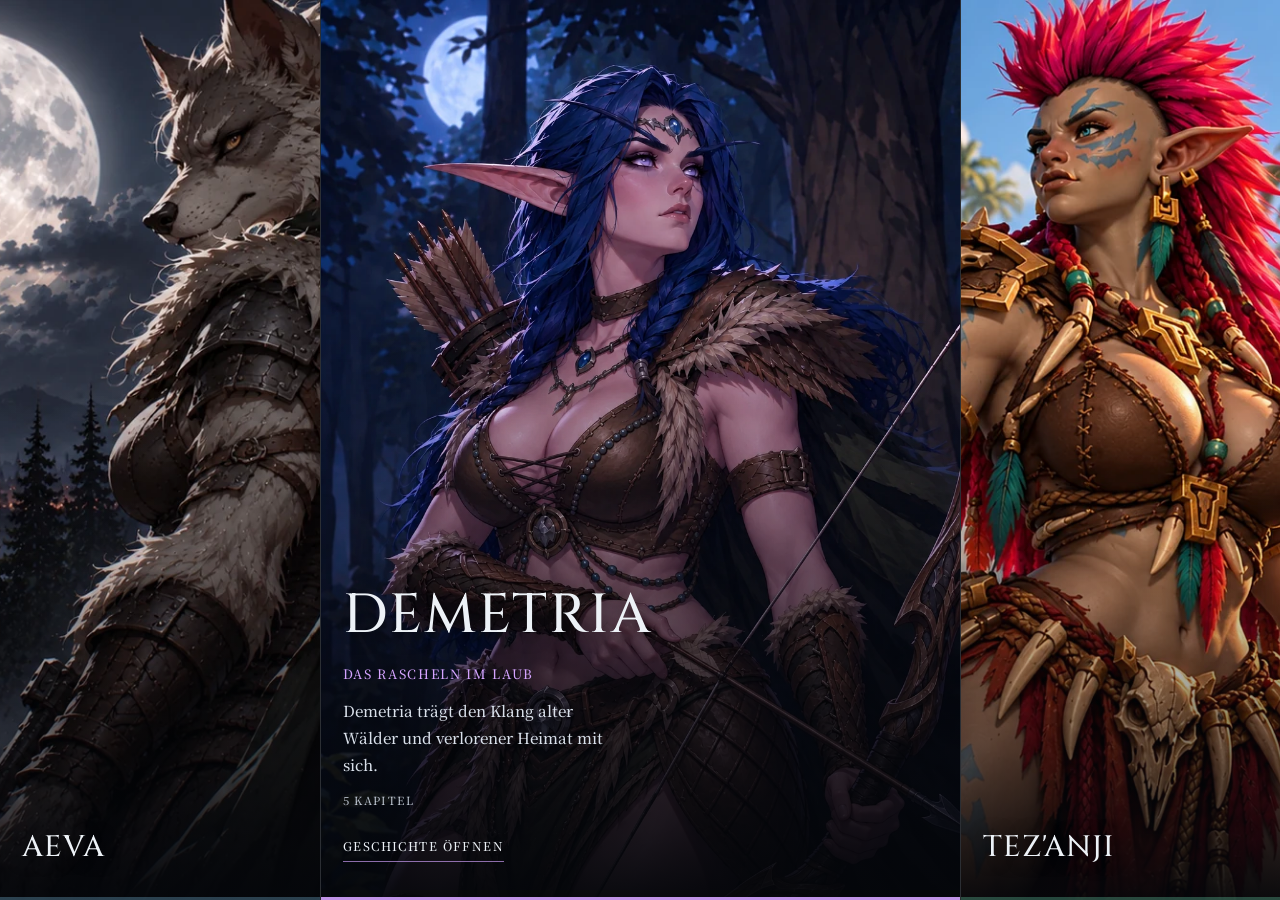
<file: index.html>
<!DOCTYPE html>
<html lang="de">
<head>
  <meta charset="UTF-8">
  <meta name="viewport" content="width=device-width, initial-scale=1.0">
  <meta name="theme-color" content="#0a0d12">
  <title>Charsheet Selection</title>
  <link rel="stylesheet" href="css/styles.css">
</head>
<body class="landing-body">
  <div class="landing-shell">
    <main>
      <h1 class="sr-only">Wähle eine Geschichte.</h1>
      <section class="card-grid" id="characterGrid" aria-label="Charakterauswahl"></section>
      <section class="fallback-list" id="characterFallback" aria-label="Charakterauswahl als Linkliste">
        <a class="fallback-card" href="characters/aeva.html">
          <span class="fallback-name">Aeva</span>
          <span class="fallback-detail">Wächterin an der Schwelle</span>
        </a>
        <a class="fallback-card" href="characters/demetria.html">
          <span class="fallback-name">Demetria</span>
          <span class="fallback-detail">Das Rascheln im Laub</span>
        </a>
        <a class="fallback-card" href="characters/tezanji.html">
          <span class="fallback-name">Tez'anji</span>
          <span class="fallback-detail">Zu wild für eure Mauern</span>
        </a>
      </section>
      <noscript>
        <p class="fallback-hint">JavaScript ist deaktiviert. Die Geschichten bleiben über die Linkliste erreichbar.</p>
      </noscript>
    </main>
  </div>
  <script src="js/data/characters/aeva.js"></script>
  <script src="js/data/characters/demetria.js"></script>
  <script src="js/data/characters/tezanji.js"></script>
  <script src="js/catalog.js"></script>
  <script src="js/landing.js"></script>
</body>
</html>
</file>
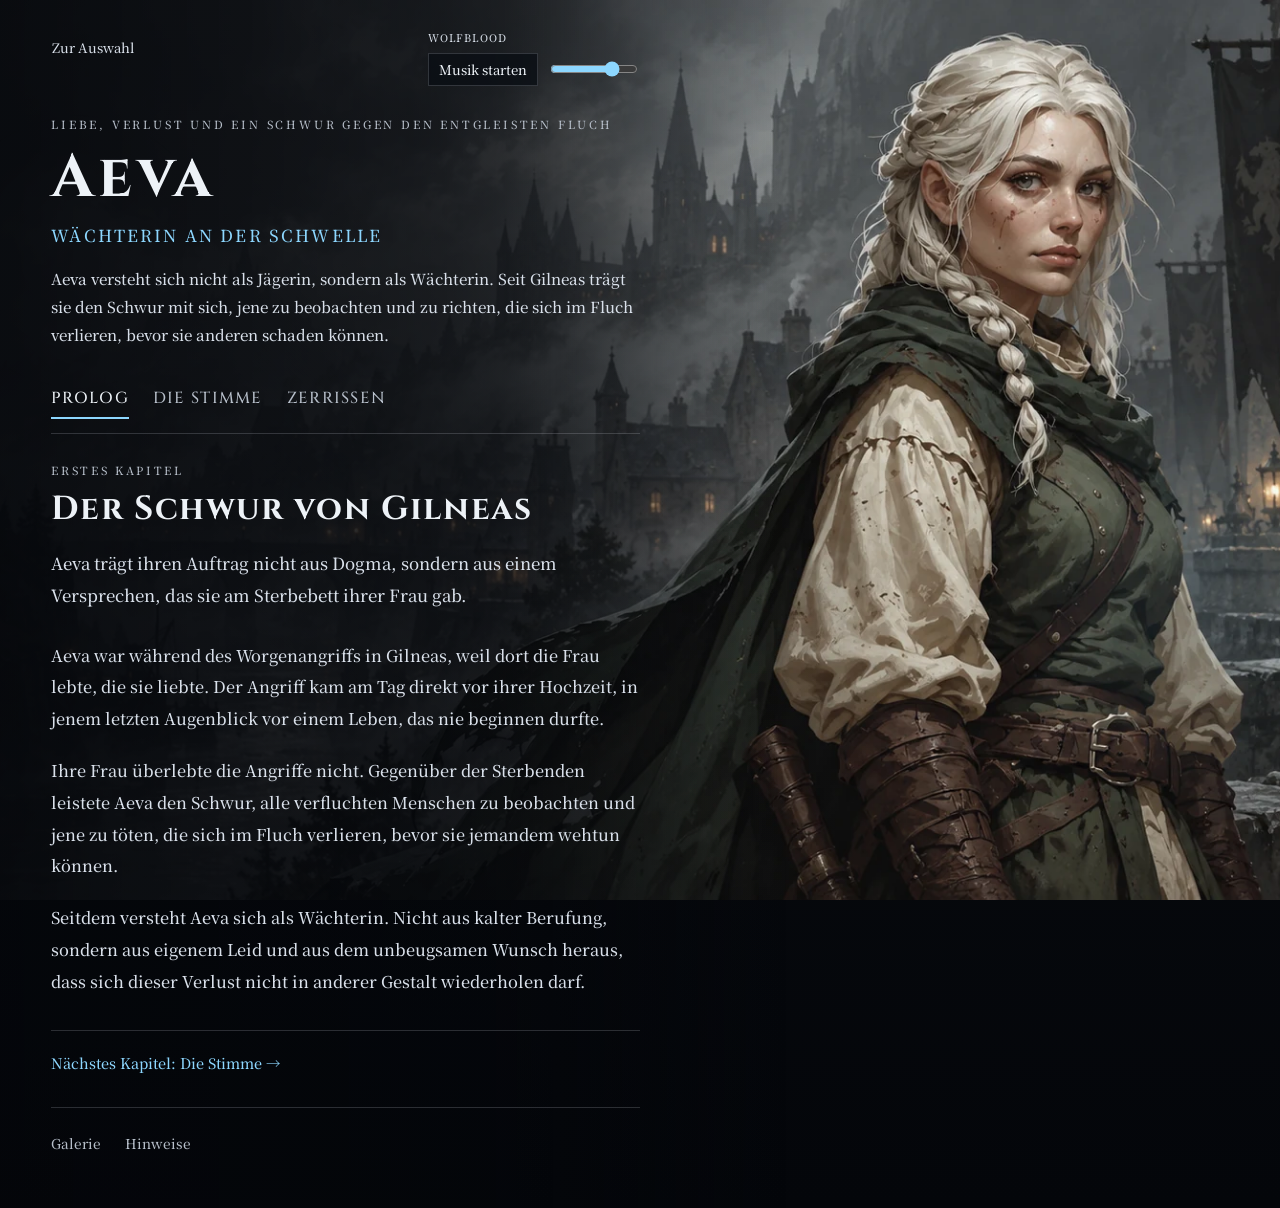
<file: characters/aeva.html>
<!DOCTYPE html>
<html lang="de">
<head>
  <meta charset="UTF-8">
  <meta name="viewport" content="width=device-width, initial-scale=1.0">
  <meta name="theme-color" content="#0a0d12">
  <meta name="description" content="Aeva versteht sich nicht als Jägerin, sondern als Wächterin. Seit Gilneas trägt sie den Schwur mit sich, jene zu beobachten und zu richten, die sich im Fluch verlieren, bevor sie anderen schaden können.">
  <title>Aeva | Charsheet</title>
  <link rel="stylesheet" href="../css/styles.css">
</head>
<body class="character-body" data-character-page="aeva" data-character="aeva">
  <div class="page-background-layer is-active" id="pageBackgroundPrimary" data-image="../assets/optimized/characters/aeva/gallery/aeva_1.webp" style="background-image: linear-gradient(90deg, rgba(4, 6, 10, 0.78) 0%, rgba(4, 6, 10, 0.54) 34%, rgba(4, 6, 10, 0.12) 54%, rgba(4, 6, 10, 0) 70%), url(&quot;../assets/optimized/characters/aeva/gallery/aeva_1.webp&quot;)" aria-hidden="true"></div>
  <div class="page-background-layer" id="pageBackgroundSecondary" aria-hidden="true"></div>
  <div class="page-aurora" aria-hidden="true">
    <div class="glow glow-one"></div>
    <div class="glow glow-two"></div>
    <div class="grid-lines"></div>
  </div>
  <div class="character-shell">
    <header class="character-header">
      <div class="header-topbar">
        <a class="back-link" href="../index.html">Zur Auswahl</a>
        <section class="audio-panel hidden audio-panel-compact" id="audioPanel" aria-labelledby="audioPanelTitle">
          <h2 class="sr-only" id="audioPanelTitle">Hintergrundmusik</h2>
          <p class="audio-track" id="audioTrackTitle"></p>
          <div class="audio-row">
            <button id="audioToggle" type="button" aria-pressed="false">Musik starten</button>
            <label class="sr-only" for="volumeSlider">Lautstärke</label>
            <input type="range" id="volumeSlider" min="0" max="1" step="0.01" value="0.75">
          </div>
          <span class="status-text sr-only" id="audioStatus" aria-live="polite">Musik wird erst beim Start geladen.</span>
          <audio id="bgm" loop preload="none"></audio>
        </section>
      </div>
      <p class="eyebrow" id="characterEyebrow">Liebe, Verlust und ein Schwur gegen den entgleisten Fluch</p>
      <h1 id="characterTitle">Aeva</h1>
      <p class="character-titleline" id="characterTitleLine">Wächterin an der Schwelle</p>
      <p class="subtitle" id="characterSubtitle">Aeva versteht sich nicht als Jägerin, sondern als Wächterin. Seit Gilneas trägt sie den Schwur mit sich, jene zu beobachten und zu richten, die sich im Fluch verlieren, bevor sie anderen schaden können.</p>
    </header>
    <main class="layout">
      <nav class="menu" aria-label="Kapitel" id="chapterNav">
        <a class="menu-item" href="#prolog" data-section="prolog"><span class="menu-item-label">Prolog</span></a>
        <a class="menu-item" href="#second" data-section="second"><span class="menu-item-label">Die Stimme</span></a>
        <a class="menu-item" href="#third" data-section="third"><span class="menu-item-label">Zerrissen</span></a>
      </nav>
      <section class="content-box" aria-label="Geschichte">
        <article class="chapter-section content active" id="prolog" aria-labelledby="prolog-title">
          <p class="content-kicker">Erstes Kapitel</p>
          <h2 id="prolog-title" tabindex="-1">Der Schwur von Gilneas</h2>
          <p class="content-lead">Aeva trägt ihren Auftrag nicht aus Dogma, sondern aus einem Versprechen, das sie am Sterbebett ihrer Frau gab.</p>
          <div class="content-body">
            <p>Aeva war während des Worgenangriffs in Gilneas, weil dort die Frau lebte, die sie liebte. Der Angriff kam am Tag direkt vor ihrer Hochzeit, in jenem letzten Augenblick vor einem Leben, das nie beginnen durfte.</p>
            <p>Ihre Frau überlebte die Angriffe nicht. Gegenüber der Sterbenden leistete Aeva den Schwur, alle verfluchten Menschen zu beobachten und jene zu töten, die sich im Fluch verlieren, bevor sie jemandem wehtun können.</p>
            <p>Seitdem versteht Aeva sich als Wächterin. Nicht aus kalter Berufung, sondern aus eigenem Leid und aus dem unbeugsamen Wunsch heraus, dass sich dieser Verlust nicht in anderer Gestalt wiederholen darf.</p>
          </div>
          <nav class="chapter-pagination" aria-label="Weiterlesen"><a class="chapter-next" href="#second">Nächstes Kapitel: Die Stimme <span aria-hidden="true">→</span></a></nav>
        </article>
        <article class="chapter-section content active" id="second" aria-labelledby="second-title">
          <p class="content-kicker">Zweites Kapitel</p>
          <h2 id="second-title" tabindex="-1">Mit dem Fluch Schritt halten</h2>
          <p class="content-lead">Die Stimme in Aeva ist kein bloßes Echo, sondern ein zweites Ich, das sie nur dann freilässt, wenn der Fluch im Gegenüber zu weit gegangen ist.</p>
          <div class="content-body">
            <p>Aeva beschreibt den Fluch nicht nur als äußere Bedrohung, sondern als Wahrnehmung in ihrem eigenen Innern: als Stimme, die mit ihr spricht, drückt und reagiert.</p>
            <p>Diese Stimme ist für sie ein zweites Ich. Sie wird nicht für Alltag, Trost oder Nähe gebraucht, sondern nur dann, wenn Aeva mit denen mithalten muss, die sich im Fluch verlieren.</p>
            <p>Gerade darin liegt ihre Stärke. Sie lässt die Stimme nur so weit an die Oberfläche, wie es nötig ist, um gefährlicher zu sein als jene, die sich ihr ausgeliefert haben. Meistens ist sie ihnen dadurch überlegen.</p>
          </div>
          <nav class="chapter-pagination" aria-label="Weiterlesen"><a class="chapter-next" href="#third">Nächstes Kapitel: Zerrissen <span aria-hidden="true">→</span></a></nav>
        </article>
        <article class="chapter-section content active" id="third" aria-labelledby="third-title">
          <p class="content-kicker">Drittes Kapitel</p>
          <h2 id="third-title" tabindex="-1">Zerrissen</h2>
          <p class="content-lead">Aeva lebt nicht nur mit ihrem Schwur, sondern mit einer inneren Zerrissenheit, deren ganzes Ausmaß niemand wirklich kennt.</p>
          <div class="content-body">
            <p>Aeva hat für ihren Dienst in Gilneas und für die Rettung vieler alles gegeben, selbst beinahe ihr eigenes Leben. Was dieser Weg sie innerlich gekostet hat, liegt jedoch hinter einer Stille, zu der kaum jemand Zugang findet.</p>
            <p>Niemand weiß, was in ihrem Geist vorgeht. Niemand weiß, wie zerstört sie wirklich ist. Nur jene, die einmal ihren Rücken sehen konnten, könnten den Hauch einer Ahnung davon haben, wie viel sie ertragen musste.</p>
            <p>Gerade deshalb wirkt es fast unbegreiflich, dass Aeva noch immer steht. In ihr liegt etwas, das nicht nachgibt, nicht fällt und sich selbst dem Tod zu verweigern scheint.</p>
          </div>

        </article>
      </section>
    </main>
    <footer class="footer-actions">
      <button id="jumpToGallery" class="hidden" type="button" aria-haspopup="dialog" aria-controls="galleryOverlay" aria-expanded="false">Galerie</button>
      <button id="openLegal" class="hidden" type="button" aria-haspopup="dialog" aria-controls="legalOverlay" aria-expanded="false">Hinweise</button>
      <noscript><p>Hinweise: Alle Inhalte dieser Website, einschließlich Texte, Gestaltung, Bilder, Audio und Zusammenstellung, gehören dem Urheber dieser Website.</p></noscript>
    </footer>
  </div>
  <div id="legalOverlay" class="dialog-overlay hidden" role="dialog" aria-modal="true" aria-labelledby="legalTitle" aria-hidden="true" tabindex="-1">
    <div class="dialog-card">
      <button class="close-btn" id="closeLegal" type="button" aria-label="Hinweise schließen">&#10005;</button>
      <p class="dialog-kicker">Hinweise</p>
      <h2 id="legalTitle">Rechtliches</h2>
      <p>Alle Inhalte dieser Website, einschließlich Texte, Gestaltung, Bilder, Audio und Zusammenstellung, gehören dem Urheber dieser Website.</p>
    </div>
  </div>
  <div id="galleryOverlay" class="dialog-overlay hidden" role="dialog" aria-modal="true" aria-labelledby="galleryOverlayTitle" aria-hidden="true" tabindex="-1">
    <div class="dialog-card dialog-card-gallery">
      <button id="closeGalleryOverlay" class="close-btn" type="button" aria-label="Galerie schließen">&#10005;</button>
      <p class="dialog-kicker">Galerie</p>
      <h2 id="galleryOverlayTitle">Augenblicke</h2>
      <div id="galleryGrid" class="gallery-grid"></div>
    </div>
  </div>
  <div id="lightboxOverlay" class="dialog-overlay hidden" role="dialog" aria-modal="true" aria-labelledby="lightboxTitle" aria-hidden="true" tabindex="-1">
    <div class="dialog-card dialog-card-lightbox">
      <button id="closeLightboxOverlay" class="close-btn" type="button" aria-label="Bild schließen">&#10005;</button>
      <p class="dialog-kicker">Ansicht</p>
      <h2 id="lightboxTitle">Galeriebild</h2>
      <img id="lightboxImage" class="lightbox-image" alt="">
      <p id="lightboxCaption" class="lightbox-caption"></p>
    </div>
  </div>
  <script src="../js/data/characters/aeva.js"></script>
  <script src="../js/catalog.js"></script>
  <script src="../js/character.js"></script>
</body>
</html>
</file>
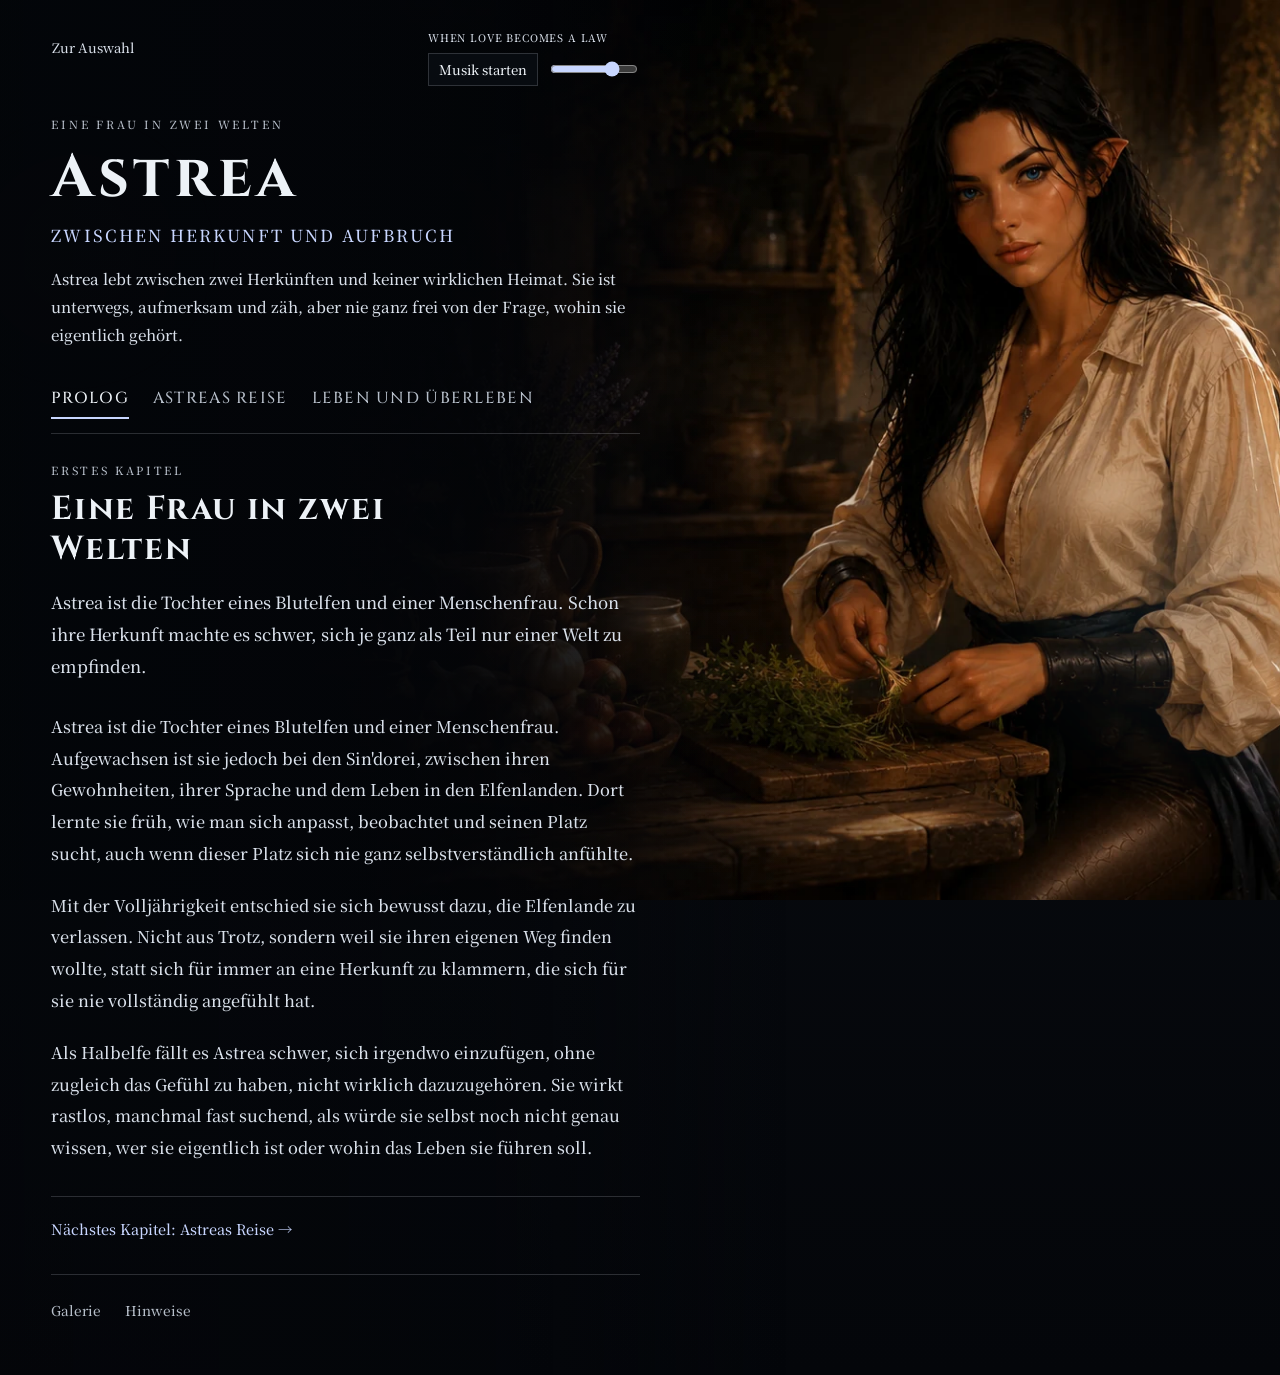
<file: characters/astrea.html>
<!DOCTYPE html>
<html lang="de">
<head>
  <meta charset="UTF-8">
  <meta name="viewport" content="width=device-width, initial-scale=1.0">
  <meta name="theme-color" content="#0a0d12">
  <meta name="description" content="Astrea lebt zwischen zwei Herkünften und keiner wirklichen Heimat. Sie ist unterwegs, aufmerksam und zäh, aber nie ganz frei von der Frage, wohin sie eigentlich gehört.">
  <title>Astrea | Charsheet</title>
  <link rel="stylesheet" href="../css/styles.css">
</head>
<body class="character-body" data-character-page="astrea" data-character="astrea">
  <div class="page-background-layer is-active" id="pageBackgroundPrimary" data-image="../assets/optimized/characters/astrea/gallery/astrea_prolog.webp" style="background-image: linear-gradient(90deg, rgba(4, 6, 10, 0.78) 0%, rgba(4, 6, 10, 0.54) 34%, rgba(4, 6, 10, 0.12) 54%, rgba(4, 6, 10, 0) 70%), url(&quot;../assets/optimized/characters/astrea/gallery/astrea_prolog.webp&quot;)" aria-hidden="true"></div>
  <div class="page-background-layer" id="pageBackgroundSecondary" aria-hidden="true"></div>
  <div class="page-aurora" aria-hidden="true">
    <div class="glow glow-one"></div>
    <div class="glow glow-two"></div>
    <div class="grid-lines"></div>
  </div>
  <div class="character-shell">
    <header class="character-header">
      <div class="header-topbar">
        <a class="back-link" href="../index.html">Zur Auswahl</a>
        <section class="audio-panel hidden audio-panel-compact" id="audioPanel" aria-labelledby="audioPanelTitle">
          <h2 class="sr-only" id="audioPanelTitle">Hintergrundmusik</h2>
          <p class="audio-track" id="audioTrackTitle"></p>
          <div class="audio-row">
            <button id="audioToggle" type="button" aria-pressed="false">Musik starten</button>
            <label class="sr-only" for="volumeSlider">Lautstärke</label>
            <input type="range" id="volumeSlider" min="0" max="1" step="0.01" value="0.75">
          </div>
          <span class="status-text sr-only" id="audioStatus" aria-live="polite">Musik wird erst beim Start geladen.</span>
          <audio id="bgm" loop preload="none"></audio>
        </section>
      </div>
      <p class="eyebrow" id="characterEyebrow">Eine Frau in zwei Welten</p>
      <h1 id="characterTitle">Astrea</h1>
      <p class="character-titleline" id="characterTitleLine">Zwischen Herkunft und Aufbruch</p>
      <p class="subtitle" id="characterSubtitle">Astrea lebt zwischen zwei Herkünften und keiner wirklichen Heimat. Sie ist unterwegs, aufmerksam und zäh, aber nie ganz frei von der Frage, wohin sie eigentlich gehört.</p>
    </header>
    <main class="layout">
      <nav class="menu" aria-label="Kapitel" id="chapterNav">
        <a class="menu-item" href="#prolog" data-section="prolog"><span class="menu-item-label">Prolog</span></a>
        <a class="menu-item" href="#journey" data-section="journey"><span class="menu-item-label">Astreas Reise</span></a>
        <a class="menu-item" href="#survival" data-section="survival"><span class="menu-item-label">Leben und Überleben</span></a>
      </nav>
      <section class="content-box" aria-label="Geschichte">
        <article class="chapter-section content active" id="prolog" aria-labelledby="prolog-title">
          <p class="content-kicker">Erstes Kapitel</p>
          <h2 id="prolog-title" tabindex="-1">Eine Frau in zwei Welten</h2>
          <p class="content-lead">Astrea ist die Tochter eines Blutelfen und einer Menschenfrau. Schon ihre Herkunft machte es schwer, sich je ganz als Teil nur einer Welt zu empfinden.</p>
          <div class="content-body">
            <p>Astrea ist die Tochter eines Blutelfen und einer Menschenfrau. Aufgewachsen ist sie jedoch bei den Sin&#39;dorei, zwischen ihren Gewohnheiten, ihrer Sprache und dem Leben in den Elfenlanden. Dort lernte sie früh, wie man sich anpasst, beobachtet und seinen Platz sucht, auch wenn dieser Platz sich nie ganz selbstverständlich anfühlte.</p>
            <p>Mit der Volljährigkeit entschied sie sich bewusst dazu, die Elfenlande zu verlassen. Nicht aus Trotz, sondern weil sie ihren eigenen Weg finden wollte, statt sich für immer an eine Herkunft zu klammern, die sich für sie nie vollständig angefühlt hat.</p>
            <p>Als Halbelfe fällt es Astrea schwer, sich irgendwo einzufügen, ohne zugleich das Gefühl zu haben, nicht wirklich dazuzugehören. Sie wirkt rastlos, manchmal fast suchend, als würde sie selbst noch nicht genau wissen, wer sie eigentlich ist oder wohin das Leben sie führen soll.</p>
          </div>
          <nav class="chapter-pagination" aria-label="Weiterlesen"><a class="chapter-next" href="#journey">Nächstes Kapitel: Astreas Reise <span aria-hidden="true">→</span></a></nav>
        </article>
        <article class="chapter-section content active" id="journey" aria-labelledby="journey-title">
          <p class="content-kicker">Zweites Kapitel</p>
          <h2 id="journey-title" tabindex="-1">Überall und nirgendwo</h2>
          <p class="content-lead">Astrea hat viele Wege genommen und viele Länder gesehen, doch aus keinem davon ist je wirklich Heimat geworden.</p>
          <div class="content-body">
            <p>Während ihres Lebens hat Astrea viele Orte besucht. Sie war in Gebieten der Horde ebenso unterwegs wie in Ländern der Allianz, und auch solche Wege mied sie nicht, die als umkämpft, unsicher oder kaum erschlossen gelten.</p>
            <p>Auf diesen Reisen hat sie viel gesehen und gelernt. Sie kennt unterschiedliche Menschen, Völker und Lebensweisen, weiß sich in fremder Umgebung zurechtzufinden und hat sich mehr als einmal auf sich allein verlassen müssen.</p>
            <p>Trotzdem blieb nie lange das Gefühl, wirklich angekommen zu sein. Jeder Ort war für eine Zeit ein Halt, aber nie ein Ende der Suche. So zieht es Astrea immer weiter durch die Welt, nicht nur aus Gewohnheit, sondern weil sie tief in sich noch immer nach etwas sucht, das sich wie ein echtes Zuhause anfühlt.</p>
          </div>
          <nav class="chapter-pagination" aria-label="Weiterlesen"><a class="chapter-next" href="#survival">Nächstes Kapitel: Leben und Überleben <span aria-hidden="true">→</span></a></nav>
        </article>
        <article class="chapter-section content active" id="survival" aria-labelledby="survival-title">
          <p class="content-kicker">Drittes Kapitel</p>
          <h2 id="survival-title" tabindex="-1">Leben und Überleben</h2>
          <p class="content-lead">Astrea ist keine Frau, die darauf wartet, gerettet zu werden. Sie kann für sich selbst sorgen, auch wenn Unabhängigkeit nicht dasselbe ist wie Nähe.</p>
          <div class="content-body">
            <p>Von ihren Eltern hat Astrea alles gelernt, was sie zum Überleben braucht. Sie ist eigenständig, aufmerksam und in der Lage, sich selbst durchzubringen, ohne dauerhaft von anderen abhängig zu sein.</p>
            <p>Gerade das macht sie nach außen hin stark und unabhängig, aber es trägt auch etwas Einsames in sich. Astrea kommt allein zurecht, doch das bedeutet nicht, dass sie dieses Alleinsein immer gewählt hätte.</p>
            <p>Am liebsten wäre es ihr wohl, anderen Halbelfen zu begegnen, einfach um sich einmal ohne inneren Vorbehalt zugehörig fühlen zu können. Inzwischen scheint sie sich damit abgefunden zu haben, nie ganz Teil von etwas zu sein. Nicht, weil andere sie nicht lassen würden, sondern weil ihr eigenes Herz es nie ganz zulässt.</p>
          </div>

        </article>
      </section>
    </main>
    <footer class="footer-actions">
      <button id="jumpToGallery" class="hidden" type="button" aria-haspopup="dialog" aria-controls="galleryOverlay" aria-expanded="false">Galerie</button>
      <button id="openLegal" class="hidden" type="button" aria-haspopup="dialog" aria-controls="legalOverlay" aria-expanded="false">Hinweise</button>
      <noscript><p>Hinweise: Alle Inhalte dieser Website, einschließlich Texte, Gestaltung, Bilder, Audio und Zusammenstellung, gehören dem Urheber dieser Website.</p></noscript>
    </footer>
  </div>
  <div id="legalOverlay" class="dialog-overlay hidden" role="dialog" aria-modal="true" aria-labelledby="legalTitle" aria-hidden="true" tabindex="-1">
    <div class="dialog-card">
      <button class="close-btn" id="closeLegal" type="button" aria-label="Hinweise schließen">&#10005;</button>
      <p class="dialog-kicker">Hinweise</p>
      <h2 id="legalTitle">Rechtliches</h2>
      <p>Alle Inhalte dieser Website, einschließlich Texte, Gestaltung, Bilder, Audio und Zusammenstellung, gehören dem Urheber dieser Website.</p>
    </div>
  </div>
  <div id="galleryOverlay" class="dialog-overlay hidden" role="dialog" aria-modal="true" aria-labelledby="galleryOverlayTitle" aria-hidden="true" tabindex="-1">
    <div class="dialog-card dialog-card-gallery">
      <button id="closeGalleryOverlay" class="close-btn" type="button" aria-label="Galerie schließen">&#10005;</button>
      <p class="dialog-kicker">Galerie</p>
      <h2 id="galleryOverlayTitle">Augenblicke</h2>
      <div id="galleryGrid" class="gallery-grid"></div>
    </div>
  </div>
  <div id="lightboxOverlay" class="dialog-overlay hidden" role="dialog" aria-modal="true" aria-labelledby="lightboxTitle" aria-hidden="true" tabindex="-1">
    <div class="dialog-card dialog-card-lightbox">
      <button id="closeLightboxOverlay" class="close-btn" type="button" aria-label="Bild schließen">&#10005;</button>
      <p class="dialog-kicker">Ansicht</p>
      <h2 id="lightboxTitle">Galeriebild</h2>
      <img id="lightboxImage" class="lightbox-image" alt="">
      <p id="lightboxCaption" class="lightbox-caption"></p>
    </div>
  </div>
  <script src="../js/data/characters/astrea.js"></script>
  <script src="../js/catalog.js"></script>
  <script src="../js/character.js"></script>
</body>
</html>
</file>
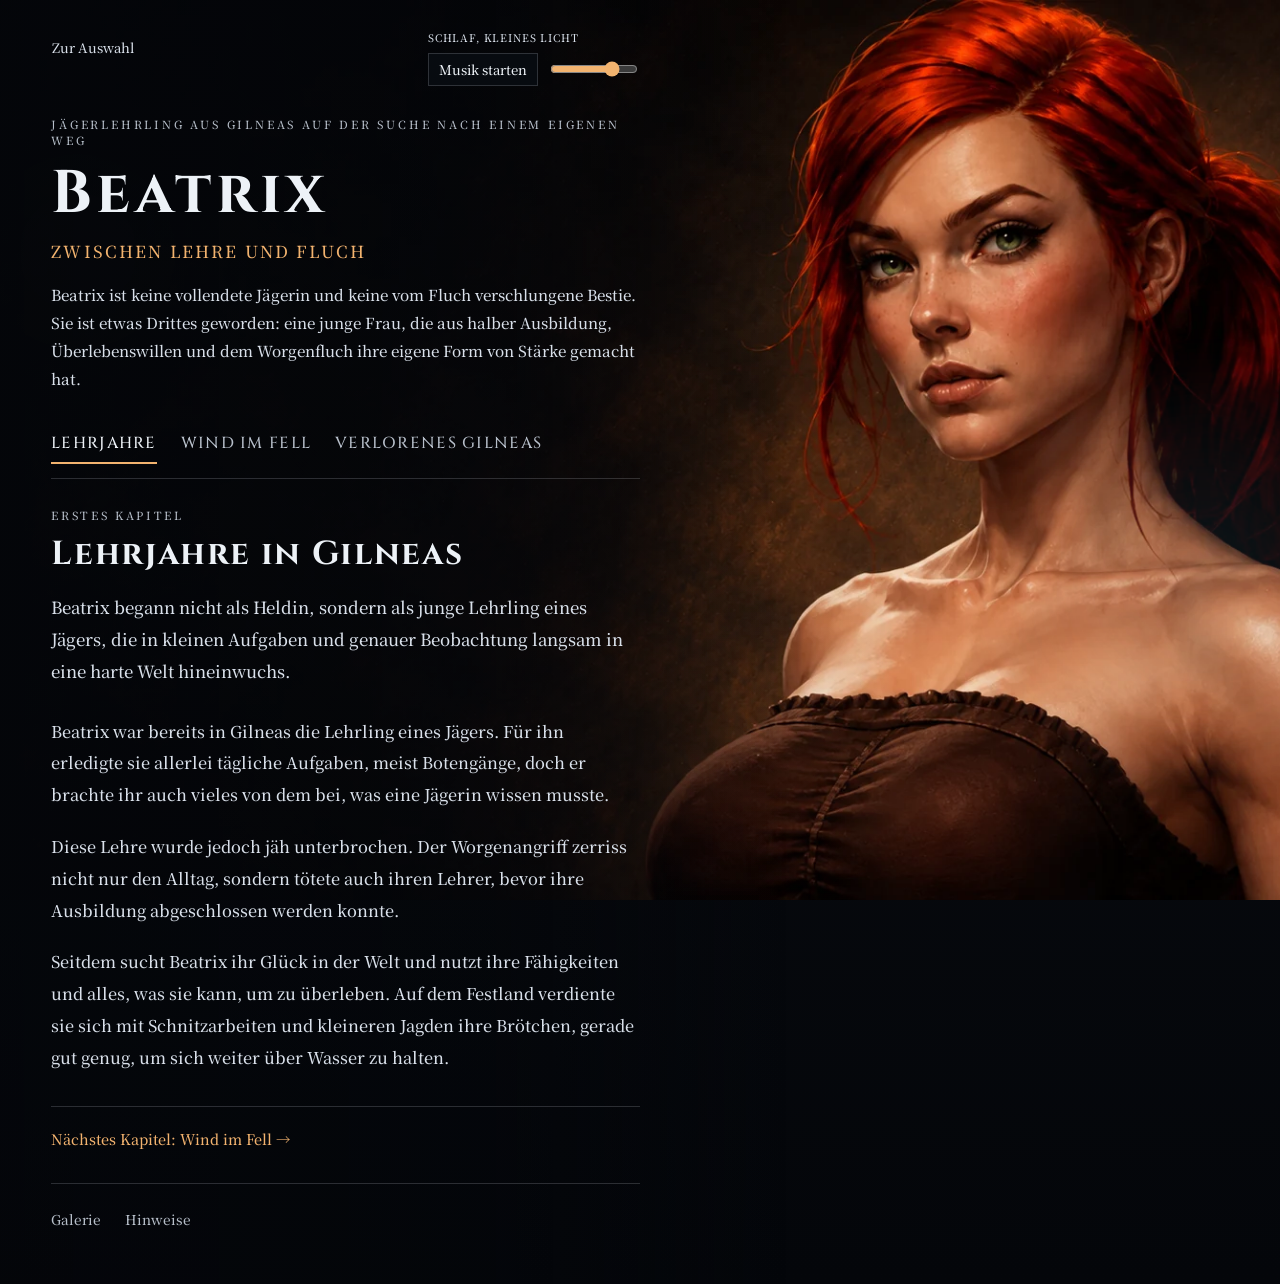
<file: characters/beatrix.html>
<!DOCTYPE html>
<html lang="de">
<head>
  <meta charset="UTF-8">
  <meta name="viewport" content="width=device-width, initial-scale=1.0">
  <meta name="theme-color" content="#0a0d12">
  <meta name="description" content="Beatrix ist keine vollendete Jägerin und keine vom Fluch verschlungene Bestie. Sie ist etwas Drittes geworden: eine junge Frau, die aus halber Ausbildung, Überlebenswillen und dem Worgenfluch ihre eigene Form von Stärke gemacht hat.">
  <title>Beatrix | Charsheet</title>
  <link rel="stylesheet" href="../css/styles.css">
</head>
<body class="character-body" data-character-page="beatrix" data-character="beatrix">
  <div class="page-background-layer is-active" id="pageBackgroundPrimary" data-image="../assets/optimized/characters/beatrix/bea_1.webp" style="background-image: linear-gradient(90deg, rgba(4, 6, 10, 0.78) 0%, rgba(4, 6, 10, 0.54) 34%, rgba(4, 6, 10, 0.12) 54%, rgba(4, 6, 10, 0) 70%), url(&quot;../assets/optimized/characters/beatrix/bea_1.webp&quot;)" aria-hidden="true"></div>
  <div class="page-background-layer" id="pageBackgroundSecondary" aria-hidden="true"></div>
  <div class="page-aurora" aria-hidden="true">
    <div class="glow glow-one"></div>
    <div class="glow glow-two"></div>
    <div class="grid-lines"></div>
  </div>
  <div class="character-shell">
    <header class="character-header">
      <div class="header-topbar">
        <a class="back-link" href="../index.html">Zur Auswahl</a>
        <section class="audio-panel hidden audio-panel-compact" id="audioPanel" aria-labelledby="audioPanelTitle">
          <h2 class="sr-only" id="audioPanelTitle">Hintergrundmusik</h2>
          <p class="audio-track" id="audioTrackTitle"></p>
          <div class="audio-row">
            <button id="audioToggle" type="button" aria-pressed="false">Musik starten</button>
            <label class="sr-only" for="volumeSlider">Lautstärke</label>
            <input type="range" id="volumeSlider" min="0" max="1" step="0.01" value="0.75">
          </div>
          <span class="status-text sr-only" id="audioStatus" aria-live="polite">Musik wird erst beim Start geladen.</span>
          <audio id="bgm" loop preload="none"></audio>
        </section>
      </div>
      <p class="eyebrow" id="characterEyebrow">Jägerlehrling aus Gilneas auf der Suche nach einem eigenen Weg</p>
      <h1 id="characterTitle">Beatrix</h1>
      <p class="character-titleline" id="characterTitleLine">Zwischen Lehre und Fluch</p>
      <p class="subtitle" id="characterSubtitle">Beatrix ist keine vollendete Jägerin und keine vom Fluch verschlungene Bestie. Sie ist etwas Drittes geworden: eine junge Frau, die aus halber Ausbildung, Überlebenswillen und dem Worgenfluch ihre eigene Form von Stärke gemacht hat.</p>
    </header>
    <main class="layout">
      <nav class="menu" aria-label="Kapitel" id="chapterNav">
        <a class="menu-item" href="#prolog" data-section="prolog"><span class="menu-item-label">Lehrjahre</span></a>
        <a class="menu-item" href="#second" data-section="second"><span class="menu-item-label">Wind im Fell</span></a>
        <a class="menu-item" href="#third" data-section="third"><span class="menu-item-label">Verlorenes Gilneas</span></a>
      </nav>
      <section class="content-box" aria-label="Geschichte">
        <article class="chapter-section content active" id="prolog" aria-labelledby="prolog-title">
          <p class="content-kicker">Erstes Kapitel</p>
          <h2 id="prolog-title" tabindex="-1">Lehrjahre in Gilneas</h2>
          <p class="content-lead">Beatrix begann nicht als Heldin, sondern als junge Lehrling eines Jägers, die in kleinen Aufgaben und genauer Beobachtung langsam in eine harte Welt hineinwuchs.</p>
          <div class="content-body">
            <p>Beatrix war bereits in Gilneas die Lehrling eines Jägers. Für ihn erledigte sie allerlei tägliche Aufgaben, meist Botengänge, doch er brachte ihr auch vieles von dem bei, was eine Jägerin wissen musste.</p>
            <p>Diese Lehre wurde jedoch jäh unterbrochen. Der Worgenangriff zerriss nicht nur den Alltag, sondern tötete auch ihren Lehrer, bevor ihre Ausbildung abgeschlossen werden konnte.</p>
            <p>Seitdem sucht Beatrix ihr Glück in der Welt und nutzt ihre Fähigkeiten und alles, was sie kann, um zu überleben. Auf dem Festland verdiente sie sich mit Schnitzarbeiten und kleineren Jagden ihre Brötchen, gerade gut genug, um sich weiter über Wasser zu halten.</p>
          </div>
          <nav class="chapter-pagination" aria-label="Weiterlesen"><a class="chapter-next" href="#second">Nächstes Kapitel: Wind im Fell <span aria-hidden="true">→</span></a></nav>
        </article>
        <article class="chapter-section content active" id="second" aria-labelledby="second-title">
          <p class="content-kicker">Zweites Kapitel</p>
          <h2 id="second-title" tabindex="-1">Der Fluch als Möglichkeit</h2>
          <p class="content-lead">Was andere nur als Gefahr sehen, wurde für Beatrix auch zu einem fehlenden Werkzeug: eine wilde Ergänzung für das, was ihre Ausbildung nie vollenden konnte.</p>
          <div class="content-body">
            <p>Für eine Frau wie Beatrix, die nur halb ausgebildet wurde, stellte der Worgenfluch nach und nach nicht mehr nur eine Bedrohung dar, sondern auch eine Möglichkeit. Er ergänzte jene Jagdfähigkeiten, die ihr zuvor nur bruchstückhaft vermittelt worden waren.</p>
            <p>Trotzdem bleibt Beatrix wachsam. Sie versteht sehr wohl, was der Fluch bedeutet, und sie weiß mit ihm umzugehen, statt sich von ihm treiben zu lassen.</p>
            <p>Und doch genießt sie es immer wieder, wenn der Wind durch ihr Fell zieht. In solchen Momenten liegt keine bloße Hingabe, sondern das stille Wissen darum, dass aus einer Wunde auch eine neue Stärke wachsen konnte.</p>
          </div>
          <nav class="chapter-pagination" aria-label="Weiterlesen"><a class="chapter-next" href="#third">Nächstes Kapitel: Verlorenes Gilneas <span aria-hidden="true">→</span></a></nav>
        </article>
        <article class="chapter-section content active" id="third" aria-labelledby="third-title">
          <p class="content-kicker">Drittes Kapitel</p>
          <h2 id="third-title" tabindex="-1">Verlorenes Gilneas</h2>
          <p class="content-lead">Beatrix trägt nicht nur ihre neuen Fähigkeiten mit sich, sondern auch das Gewicht einer Heimat, die ihr genommen wurde und die in ihr nie ganz verstummt.</p>
          <div class="content-body">
            <p>Beatrix denkt oft an Gilneas zurück. Nicht als ferne Erinnerung, sondern als etwas, das ihr wirklich genommen wurde: Straßen, Gewohnheiten, Menschen und das Gefühl, irgendwo selbstverständlich hinzugehören.</p>
            <p>Sie weiß genau, was sie zurücklassen musste, und gerade deshalb sitzt der Verlust ihrer Heimat tief. Vieles an ihr wirkt heute pragmatisch und zäh, doch unter dieser Härte liegt eine junge Frau, die vermisst, was nie hätte enden sollen.</p>
            <p>Ohne die Elfen, so war sie sich sicher, wäre sie heute gar nicht mehr am Leben. Das und noch ein paar andere Dinge schufen in ihr eine starke Bindung und hohe Sympathie zu den Kaldorei, die weit über bloße Dankbarkeit hinausgeht.</p>
          </div>

        </article>
      </section>
    </main>
    <footer class="footer-actions">
      <button id="jumpToGallery" class="hidden" type="button" aria-haspopup="dialog" aria-controls="galleryOverlay" aria-expanded="false">Galerie</button>
      <button id="openLegal" class="hidden" type="button" aria-haspopup="dialog" aria-controls="legalOverlay" aria-expanded="false">Hinweise</button>
      <noscript><p>Hinweise: Alle Inhalte dieser Website, einschließlich Texte, Gestaltung, Bilder, Audio und Zusammenstellung, gehören dem Urheber dieser Website.</p></noscript>
    </footer>
  </div>
  <div id="legalOverlay" class="dialog-overlay hidden" role="dialog" aria-modal="true" aria-labelledby="legalTitle" aria-hidden="true" tabindex="-1">
    <div class="dialog-card">
      <button class="close-btn" id="closeLegal" type="button" aria-label="Hinweise schließen">&#10005;</button>
      <p class="dialog-kicker">Hinweise</p>
      <h2 id="legalTitle">Rechtliches</h2>
      <p>Alle Inhalte dieser Website, einschließlich Texte, Gestaltung, Bilder, Audio und Zusammenstellung, gehören dem Urheber dieser Website.</p>
    </div>
  </div>
  <div id="galleryOverlay" class="dialog-overlay hidden" role="dialog" aria-modal="true" aria-labelledby="galleryOverlayTitle" aria-hidden="true" tabindex="-1">
    <div class="dialog-card dialog-card-gallery">
      <button id="closeGalleryOverlay" class="close-btn" type="button" aria-label="Galerie schließen">&#10005;</button>
      <p class="dialog-kicker">Galerie</p>
      <h2 id="galleryOverlayTitle">Augenblicke</h2>
      <div id="galleryGrid" class="gallery-grid"></div>
    </div>
  </div>
  <div id="lightboxOverlay" class="dialog-overlay hidden" role="dialog" aria-modal="true" aria-labelledby="lightboxTitle" aria-hidden="true" tabindex="-1">
    <div class="dialog-card dialog-card-lightbox">
      <button id="closeLightboxOverlay" class="close-btn" type="button" aria-label="Bild schließen">&#10005;</button>
      <p class="dialog-kicker">Ansicht</p>
      <h2 id="lightboxTitle">Galeriebild</h2>
      <img id="lightboxImage" class="lightbox-image" alt="">
      <p id="lightboxCaption" class="lightbox-caption"></p>
    </div>
  </div>
  <script src="../js/data/characters/beatrix.js"></script>
  <script src="../js/catalog.js"></script>
  <script src="../js/character.js"></script>
</body>
</html>
</file>
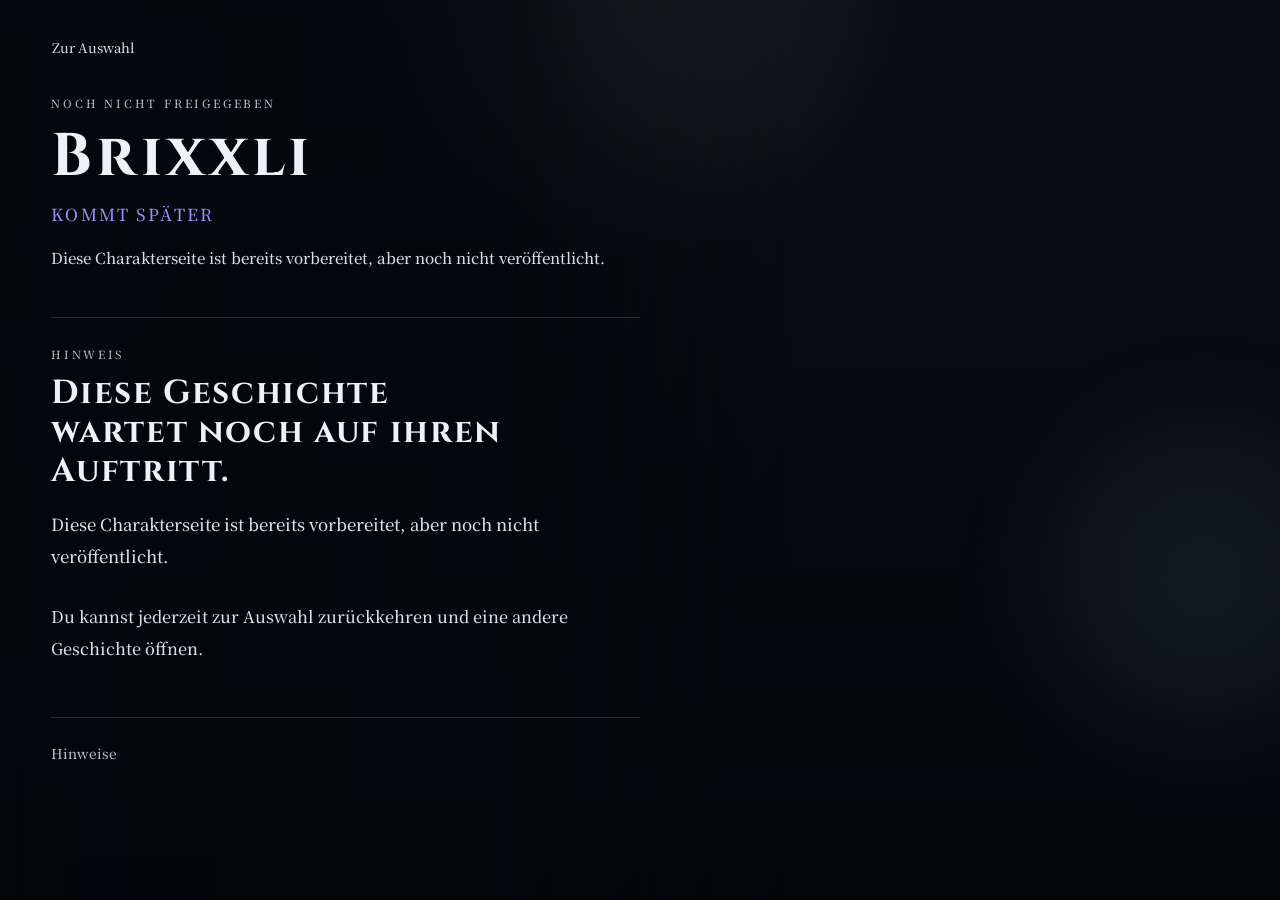
<file: characters/brixxli.html>
<!DOCTYPE html>
<html lang="de">
<head>
  <meta charset="UTF-8">
  <meta name="viewport" content="width=device-width, initial-scale=1.0">
  <meta name="theme-color" content="#0a0d12">
  <meta name="description" content="Diese Charakterseite ist bereits vorbereitet, aber noch nicht veröffentlicht.">
  <title>Brixxli | Charsheet</title>
  <link rel="stylesheet" href="../css/styles.css">
</head>
<body class="character-body" data-character-page="brixxli" data-character="brixxli">
  <div class="page-background-layer is-active" id="pageBackgroundPrimary" data-image="" style="" aria-hidden="true"></div>
  <div class="page-background-layer" id="pageBackgroundSecondary" aria-hidden="true"></div>
  <div class="page-aurora" aria-hidden="true">
    <div class="glow glow-one"></div>
    <div class="glow glow-two"></div>
    <div class="grid-lines"></div>
  </div>
  <div class="character-shell">
    <header class="character-header">
      <div class="header-topbar">
        <a class="back-link" href="../index.html">Zur Auswahl</a>
        <section class="audio-panel hidden audio-panel-compact" id="audioPanel" aria-labelledby="audioPanelTitle">
          <h2 class="sr-only" id="audioPanelTitle">Hintergrundmusik</h2>
          <p class="audio-track" id="audioTrackTitle"></p>
          <div class="audio-row">
            <button id="audioToggle" type="button" aria-pressed="false">Musik starten</button>
            <label class="sr-only" for="volumeSlider">Lautstärke</label>
            <input type="range" id="volumeSlider" min="0" max="1" step="0.01" value="0.75">
          </div>
          <span class="status-text sr-only" id="audioStatus" aria-live="polite">Musik wird erst beim Start geladen.</span>
          <audio id="bgm" loop preload="none"></audio>
        </section>
      </div>
      <p class="eyebrow" id="characterEyebrow">Noch nicht freigegeben</p>
      <h1 id="characterTitle">Brixxli</h1>
      <p class="character-titleline" id="characterTitleLine">Kommt später</p>
      <p class="subtitle" id="characterSubtitle">Diese Charakterseite ist bereits vorbereitet, aber noch nicht veröffentlicht.</p>
    </header>
    <main class="layout">
      <nav class="menu" aria-label="Kapitel" id="chapterNav">
      </nav>
      <section class="content-box" aria-label="Geschichte">
        <article class="content active"><p class="content-kicker">Hinweis</p><h2>Diese Geschichte wartet noch auf ihren Auftritt.</h2><p class="content-lead">Diese Charakterseite ist bereits vorbereitet, aber noch nicht veröffentlicht.</p><div class="content-body"><p>Du kannst jederzeit zur Auswahl zurückkehren und eine andere Geschichte öffnen.</p></div></article>
      </section>
    </main>
    <footer class="footer-actions">
      <button id="jumpToGallery" class="hidden" type="button" aria-haspopup="dialog" aria-controls="galleryOverlay" aria-expanded="false">Galerie</button>
      <button id="openLegal" class="hidden" type="button" aria-haspopup="dialog" aria-controls="legalOverlay" aria-expanded="false">Hinweise</button>
      <noscript><p>Hinweise: Alle Inhalte dieser Website, einschließlich Texte, Gestaltung, Bilder, Audio und Zusammenstellung, gehören dem Urheber dieser Website.</p></noscript>
    </footer>
  </div>
  <div id="legalOverlay" class="dialog-overlay hidden" role="dialog" aria-modal="true" aria-labelledby="legalTitle" aria-hidden="true" tabindex="-1">
    <div class="dialog-card">
      <button class="close-btn" id="closeLegal" type="button" aria-label="Hinweise schließen">&#10005;</button>
      <p class="dialog-kicker">Hinweise</p>
      <h2 id="legalTitle">Rechtliches</h2>
      <p>Alle Inhalte dieser Website, einschließlich Texte, Gestaltung, Bilder, Audio und Zusammenstellung, gehören dem Urheber dieser Website.</p>
    </div>
  </div>
  <div id="galleryOverlay" class="dialog-overlay hidden" role="dialog" aria-modal="true" aria-labelledby="galleryOverlayTitle" aria-hidden="true" tabindex="-1">
    <div class="dialog-card dialog-card-gallery">
      <button id="closeGalleryOverlay" class="close-btn" type="button" aria-label="Galerie schließen">&#10005;</button>
      <p class="dialog-kicker">Galerie</p>
      <h2 id="galleryOverlayTitle">Augenblicke</h2>
      <div id="galleryGrid" class="gallery-grid"></div>
    </div>
  </div>
  <div id="lightboxOverlay" class="dialog-overlay hidden" role="dialog" aria-modal="true" aria-labelledby="lightboxTitle" aria-hidden="true" tabindex="-1">
    <div class="dialog-card dialog-card-lightbox">
      <button id="closeLightboxOverlay" class="close-btn" type="button" aria-label="Bild schließen">&#10005;</button>
      <p class="dialog-kicker">Ansicht</p>
      <h2 id="lightboxTitle">Galeriebild</h2>
      <img id="lightboxImage" class="lightbox-image" alt="">
      <p id="lightboxCaption" class="lightbox-caption"></p>
    </div>
  </div>

  <script src="../js/catalog.js"></script>
  <script src="../js/character.js"></script>
</body>
</html>
</file>
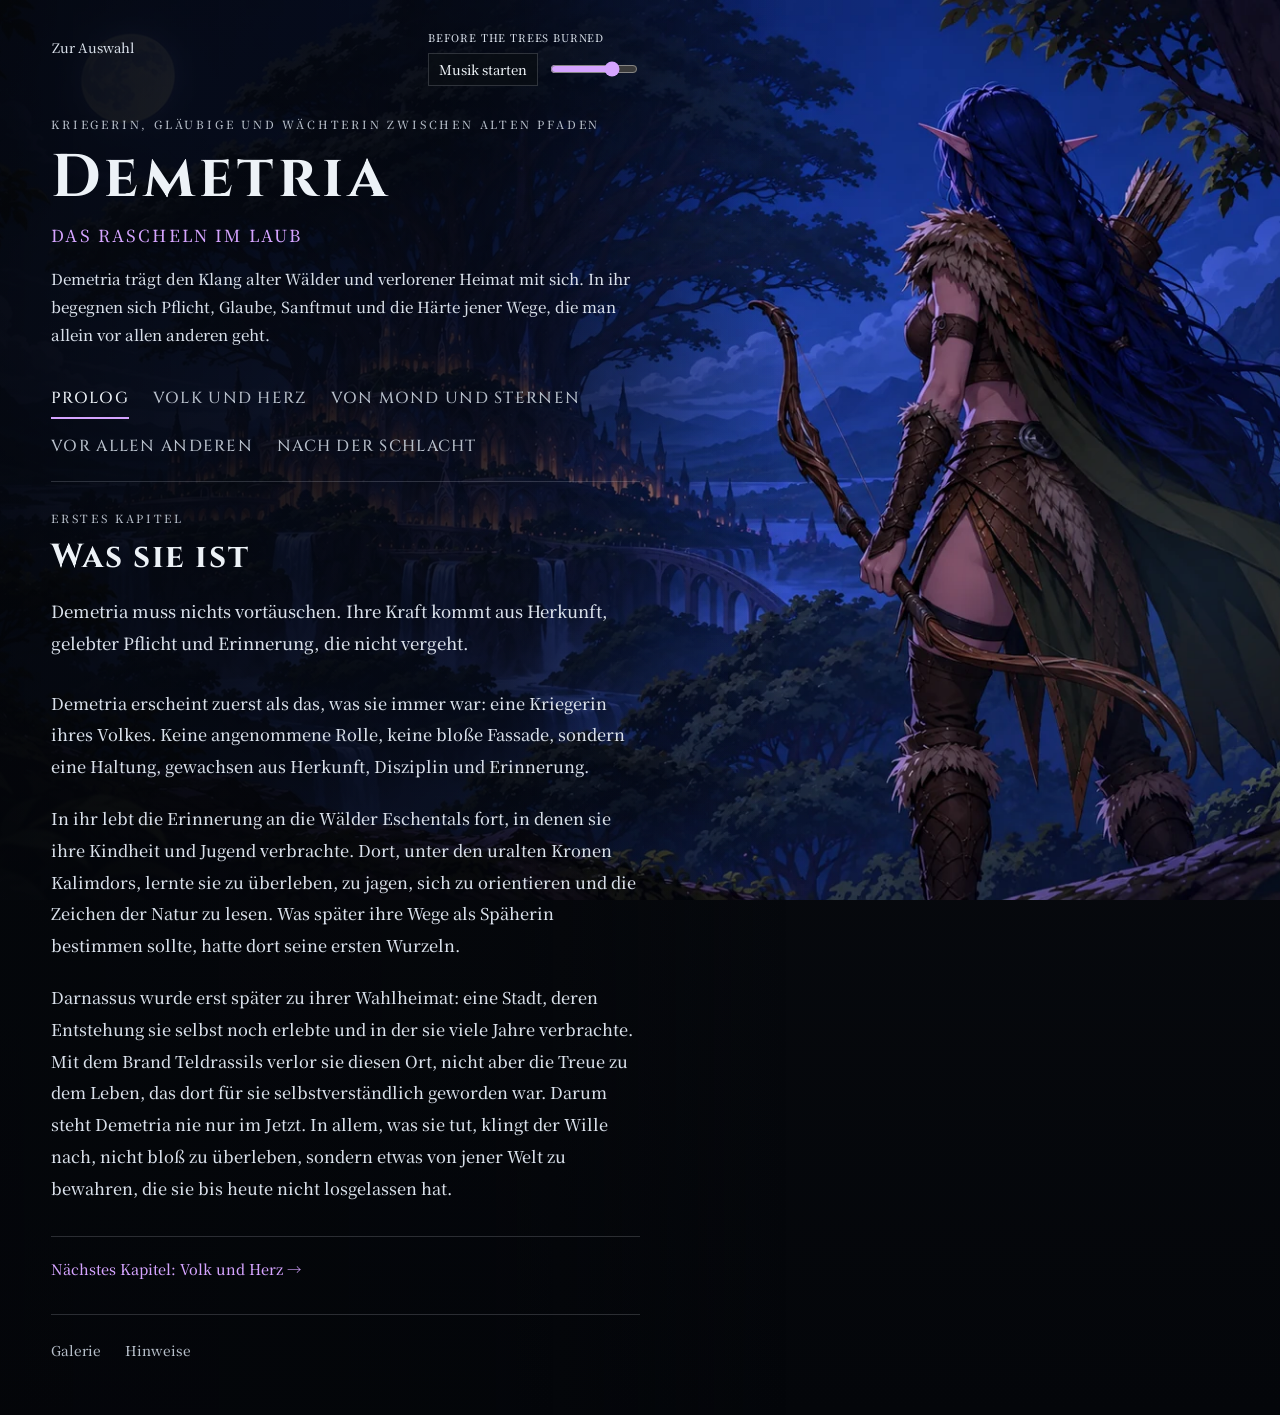
<file: characters/demetria.html>
<!DOCTYPE html>
<html lang="de">
<head>
  <meta charset="UTF-8">
  <meta name="viewport" content="width=device-width, initial-scale=1.0">
  <meta name="theme-color" content="#0a0d12">
  <meta name="description" content="Demetria trägt den Klang alter Wälder und verlorener Heimat mit sich. In ihr begegnen sich Pflicht, Glaube, Sanftmut und die Härte jener Wege, die man allein vor allen anderen geht.">
  <title>Demetria | Charsheet</title>
  <link rel="stylesheet" href="../css/styles.css">
</head>
<body class="character-body" data-character-page="demetria" data-character="demetria">
  <div class="page-background-layer is-active" id="pageBackgroundPrimary" data-image="../assets/optimized/characters/demetria/gallery/demetria_prolog.webp" style="background-image: linear-gradient(90deg, rgba(4, 6, 10, 0.78) 0%, rgba(4, 6, 10, 0.54) 34%, rgba(4, 6, 10, 0.12) 54%, rgba(4, 6, 10, 0) 70%), url(&quot;../assets/optimized/characters/demetria/gallery/demetria_prolog.webp&quot;)" aria-hidden="true"></div>
  <div class="page-background-layer" id="pageBackgroundSecondary" aria-hidden="true"></div>
  <div class="page-aurora" aria-hidden="true">
    <div class="glow glow-one"></div>
    <div class="glow glow-two"></div>
    <div class="grid-lines"></div>
  </div>
  <div class="character-shell">
    <header class="character-header">
      <div class="header-topbar">
        <a class="back-link" href="../index.html">Zur Auswahl</a>
        <section class="audio-panel hidden audio-panel-compact" id="audioPanel" aria-labelledby="audioPanelTitle">
          <h2 class="sr-only" id="audioPanelTitle">Hintergrundmusik</h2>
          <p class="audio-track" id="audioTrackTitle"></p>
          <div class="audio-row">
            <button id="audioToggle" type="button" aria-pressed="false">Musik starten</button>
            <label class="sr-only" for="volumeSlider">Lautstärke</label>
            <input type="range" id="volumeSlider" min="0" max="1" step="0.01" value="0.75">
          </div>
          <span class="status-text sr-only" id="audioStatus" aria-live="polite">Musik wird erst beim Start geladen.</span>
          <audio id="bgm" loop preload="none"></audio>
        </section>
      </div>
      <p class="eyebrow" id="characterEyebrow">Kriegerin, Gläubige und Wächterin zwischen alten Pfaden</p>
      <h1 id="characterTitle">Demetria</h1>
      <p class="character-titleline" id="characterTitleLine">Das Rascheln im Laub</p>
      <p class="subtitle" id="characterSubtitle">Demetria trägt den Klang alter Wälder und verlorener Heimat mit sich. In ihr begegnen sich Pflicht, Glaube, Sanftmut und die Härte jener Wege, die man allein vor allen anderen geht.</p>
    </header>
    <main class="layout">
      <nav class="menu" aria-label="Kapitel" id="chapterNav">
        <a class="menu-item" href="#prolog" data-section="prolog"><span class="menu-item-label">Prolog</span></a>
        <a class="menu-item" href="#second" data-section="second"><span class="menu-item-label">Volk und Herz</span></a>
        <a class="menu-item" href="#third" data-section="third"><span class="menu-item-label">Von Mond und Sternen</span></a>
        <a class="menu-item" href="#fourth" data-section="fourth"><span class="menu-item-label">Vor allen anderen</span></a>
        <a class="menu-item" href="#after-battle" data-section="after-battle"><span class="menu-item-label">Nach der Schlacht</span></a>
      </nav>
      <section class="content-box" aria-label="Geschichte">
        <article class="chapter-section content active" id="prolog" aria-labelledby="prolog-title">
          <p class="content-kicker">Erstes Kapitel</p>
          <h2 id="prolog-title" tabindex="-1">Was sie ist</h2>
          <p class="content-lead">Demetria muss nichts vortäuschen. Ihre Kraft kommt aus Herkunft, gelebter Pflicht und Erinnerung, die nicht vergeht.</p>
          <div class="content-body">
            <p>Demetria erscheint zuerst als das, was sie immer war: eine Kriegerin ihres Volkes. Keine angenommene Rolle, keine bloße Fassade, sondern eine Haltung, gewachsen aus Herkunft, Disziplin und Erinnerung.</p>
            <p>In ihr lebt die Erinnerung an die Wälder Eschentals fort, in denen sie ihre Kindheit und Jugend verbrachte. Dort, unter den uralten Kronen Kalimdors, lernte sie zu überleben, zu jagen, sich zu orientieren und die Zeichen der Natur zu lesen. Was später ihre Wege als Späherin bestimmen sollte, hatte dort seine ersten Wurzeln.</p>
            <p>Darnassus wurde erst später zu ihrer Wahlheimat: eine Stadt, deren Entstehung sie selbst noch erlebte und in der sie viele Jahre verbrachte. Mit dem Brand Teldrassils verlor sie diesen Ort, nicht aber die Treue zu dem Leben, das dort für sie selbstverständlich geworden war. Darum steht Demetria nie nur im Jetzt. In allem, was sie tut, klingt der Wille nach, nicht bloß zu überleben, sondern etwas von jener Welt zu bewahren, die sie bis heute nicht losgelassen hat.</p>
          </div>
          <nav class="chapter-pagination" aria-label="Weiterlesen"><a class="chapter-next" href="#second">Nächstes Kapitel: Volk und Herz <span aria-hidden="true">→</span></a></nav>
        </article>
        <article class="chapter-section content active" id="second" aria-labelledby="second-title">
          <p class="content-kicker">Zweites Kapitel</p>
          <h2 id="second-title" tabindex="-1">Mehr als nur Kriegerin</h2>
          <p class="content-lead">Hinter der Kriegerin steht eine Frau, deren Sanftheit keine Schwäche, sondern eine zweite Form von Standhaftigkeit ist.</p>
          <div class="content-body">
            <p>Demetria ist nicht nur eine Kämpferin, sondern vor allem eine eigenständige, unabhängige Frau. Ihre Stärke liegt nicht allein im Kriegshandwerk, sondern ebenso in der Fähigkeit, ihr Leben mit klarem Willen selbst zu tragen.</p>
            <p>Hinter der harten Kriegerin liegen weiche Seiten, Gefühle und Bedürfnisse, die ihrer Stärke nichts nehmen, sondern sie erst ganz machen. Gerade darin zeigt sich ihre wahre Natur.</p>
            <p>Denn hinter aller Vorbereitung auf den Krieg steht für sie am Ende doch immer dieselbe Sehnsucht: die Hoffnung auf ein friedliches Leben, in dem Wachsamkeit nicht länger jede Stunde bestimmen muss.</p>
          </div>
          <nav class="chapter-pagination" aria-label="Weiterlesen"><a class="chapter-next" href="#third">Nächstes Kapitel: Von Mond und Sternen <span aria-hidden="true">→</span></a></nav>
        </article>
        <article class="chapter-section content active" id="third" aria-labelledby="third-title">
          <p class="content-kicker">Drittes Kapitel</p>
          <h2 id="third-title" tabindex="-1">Ganz Elune ergeben</h2>
          <p class="content-lead">Ihr Glaube ist keine Kulisse. Er formt Blick, Haltung und jene Grenze, hinter der Sanftmut in unerbittliche Konsequenz umschlagen kann.</p>
          <div class="content-body">
            <p>Demetria ist eine zutiefst gläubige Frau. Elune ist für sie weder bloßes Symbol noch stiller Trost, sondern Gegenwart, Maßstab und Ursprung all dessen, woran sie sich innerlich ausrichtet.</p>
            <p>Noch immer bewahrt sie uralte Bräuche zu Ehren der Göttin und hält an Riten fest, die älter sind als viele Reiche der Gegenwart. In ihnen liegen für sie Würde, Erinnerung und Bindung.</p>
            <p>Und verlangte Elune es von ihr, würde Demetria ohne Zögern zum Instrument ihrer Rache werden. Gerade ihre Hingabe zeigt, dass Sanftmut und unerbittliche Konsequenz in ihr nebeneinander bestehen.</p>
          </div>
          <nav class="chapter-pagination" aria-label="Weiterlesen"><a class="chapter-next" href="#fourth">Nächstes Kapitel: Vor allen anderen <span aria-hidden="true">→</span></a></nav>
        </article>
        <article class="chapter-section content active" id="fourth" aria-labelledby="fourth-title">
          <p class="content-kicker">Viertes Kapitel</p>
          <h2 id="fourth-title" tabindex="-1">Späherin vor allen anderen</h2>
          <p class="content-lead">Demetria wurde dorthin geschickt, wo Zweifel tödlich und Vorurteile bequem gewesen wären. Gerade dort blieb sie ihrem Maß treu.</p>
          <div class="content-body">
            <p>Demetria wurde vor allem als Späherin, Kundschafterin und Pionierin eingesetzt. Sie war es, die allen vorausging, um zu erkennen, ob der Weg sicher war, lange bevor andere folgen konnten.</p>
            <p>Nicht selten führte sie das hinter feindliche Linien, in Regionen und unter Wesen, die man sie als Feinde zu betrachten lehrte. Doch Demetria selbst hat nie ganz verstanden, warum Verfeindung unausweichlich sein sollte.</p>
            <p>Sie war stets bemüht, Leben zu wahren, auf beiden Seiten. Töten war für sie nie Selbstzweck und niemals erste Wahl. Wenn sie dazu gezwungen war, dann nur dort, wo sie keinen anderen Weg mehr sah.</p>
          </div>
          <nav class="chapter-pagination" aria-label="Weiterlesen"><a class="chapter-next" href="#after-battle">Nächstes Kapitel: Nach der Schlacht <span aria-hidden="true">→</span></a></nav>
        </article>
        <article class="chapter-section content active" id="after-battle" aria-labelledby="after-battle-title">
          <p class="content-kicker">Fünftes Kapitel</p>
          <h2 id="after-battle-title" tabindex="-1">Wenn die Waffen schweigen</h2>
          <p class="content-lead">Für Demetria endete eine Schlacht nicht mit dem letzten Schlag. Solange es Verwundete zu bergen und Sterbende zu begleiten gab, konnte sie sich nicht einfach abwenden.</p>
          <div class="content-body">
            <p>Wenn das Klirren der Waffen verklang, begann für Demetria eine andere Pflicht. Sie half, Verwundete aus der Gefahr zu bringen, und blieb auch dann, wenn für eine Rettung keine Hoffnung mehr bestand. Ein Schlachtfeld war für sie kein Ort, den man hinter sich ließ, nur weil der Kampf entschieden war.</p>
            <p>Jenen, denen keine Hilfe mehr das Leben bewahren konnte, schenkte sie ihre Nähe. Sie sprach leise zu ihnen, beruhigte sie und versuchte, der Angst vor dem Sterben etwas von ihrer Macht zu nehmen. Wo sie den Tod nicht abwenden konnte, wollte sie wenigstens verhindern, dass jemand ihm allein begegnen musste.</p>
            <p>Mehr als einmal trug der Wind den sanften Klang ihrer Stimme über die verwüsteten Felder. Zwischen verstummenden Rufen und dem Nachhall des Krieges sang sie für jene, deren Kräfte schwanden. Es war ein leises Versprechen, bis zuletzt zu bleiben.</p>
            <p>Über die Jahre hat sie auf diese Weise so viele Kaldorei durch das Sterben begleitet, dass ihre Zahl beinahe in die Hunderte reicht. Hinter jeder Zahl stand für Demetria ein Leben, das es wert war, bis zum letzten Atemzug mit Würde und Zuwendung behandelt zu werden. Auch darin zeigte sich ihr Glaube: in der Bereitschaft, dort auszuharren, wo von einem Sieg längst niemand mehr sprach.</p>
          </div>

        </article>
      </section>
    </main>
    <footer class="footer-actions">
      <button id="jumpToGallery" class="hidden" type="button" aria-haspopup="dialog" aria-controls="galleryOverlay" aria-expanded="false">Galerie</button>
      <button id="openLegal" class="hidden" type="button" aria-haspopup="dialog" aria-controls="legalOverlay" aria-expanded="false">Hinweise</button>
      <noscript><p>Hinweise: Alle Inhalte dieser Website, einschließlich Texte, Gestaltung, Bilder, Audio und Zusammenstellung, gehören dem Urheber dieser Website.</p></noscript>
    </footer>
  </div>
  <div id="legalOverlay" class="dialog-overlay hidden" role="dialog" aria-modal="true" aria-labelledby="legalTitle" aria-hidden="true" tabindex="-1">
    <div class="dialog-card">
      <button class="close-btn" id="closeLegal" type="button" aria-label="Hinweise schließen">&#10005;</button>
      <p class="dialog-kicker">Hinweise</p>
      <h2 id="legalTitle">Rechtliches</h2>
      <p>Alle Inhalte dieser Website, einschließlich Texte, Gestaltung, Bilder, Audio und Zusammenstellung, gehören dem Urheber dieser Website.</p>
    </div>
  </div>
  <div id="galleryOverlay" class="dialog-overlay hidden" role="dialog" aria-modal="true" aria-labelledby="galleryOverlayTitle" aria-hidden="true" tabindex="-1">
    <div class="dialog-card dialog-card-gallery">
      <button id="closeGalleryOverlay" class="close-btn" type="button" aria-label="Galerie schließen">&#10005;</button>
      <p class="dialog-kicker">Galerie</p>
      <h2 id="galleryOverlayTitle">Augenblicke</h2>
      <div id="galleryGrid" class="gallery-grid"></div>
    </div>
  </div>
  <div id="lightboxOverlay" class="dialog-overlay hidden" role="dialog" aria-modal="true" aria-labelledby="lightboxTitle" aria-hidden="true" tabindex="-1">
    <div class="dialog-card dialog-card-lightbox">
      <button id="closeLightboxOverlay" class="close-btn" type="button" aria-label="Bild schließen">&#10005;</button>
      <p class="dialog-kicker">Ansicht</p>
      <h2 id="lightboxTitle">Galeriebild</h2>
      <img id="lightboxImage" class="lightbox-image" alt="">
      <p id="lightboxCaption" class="lightbox-caption"></p>
    </div>
  </div>
  <script src="../js/data/characters/demetria.js"></script>
  <script src="../js/catalog.js"></script>
  <script src="../js/character.js"></script>
</body>
</html>
</file>
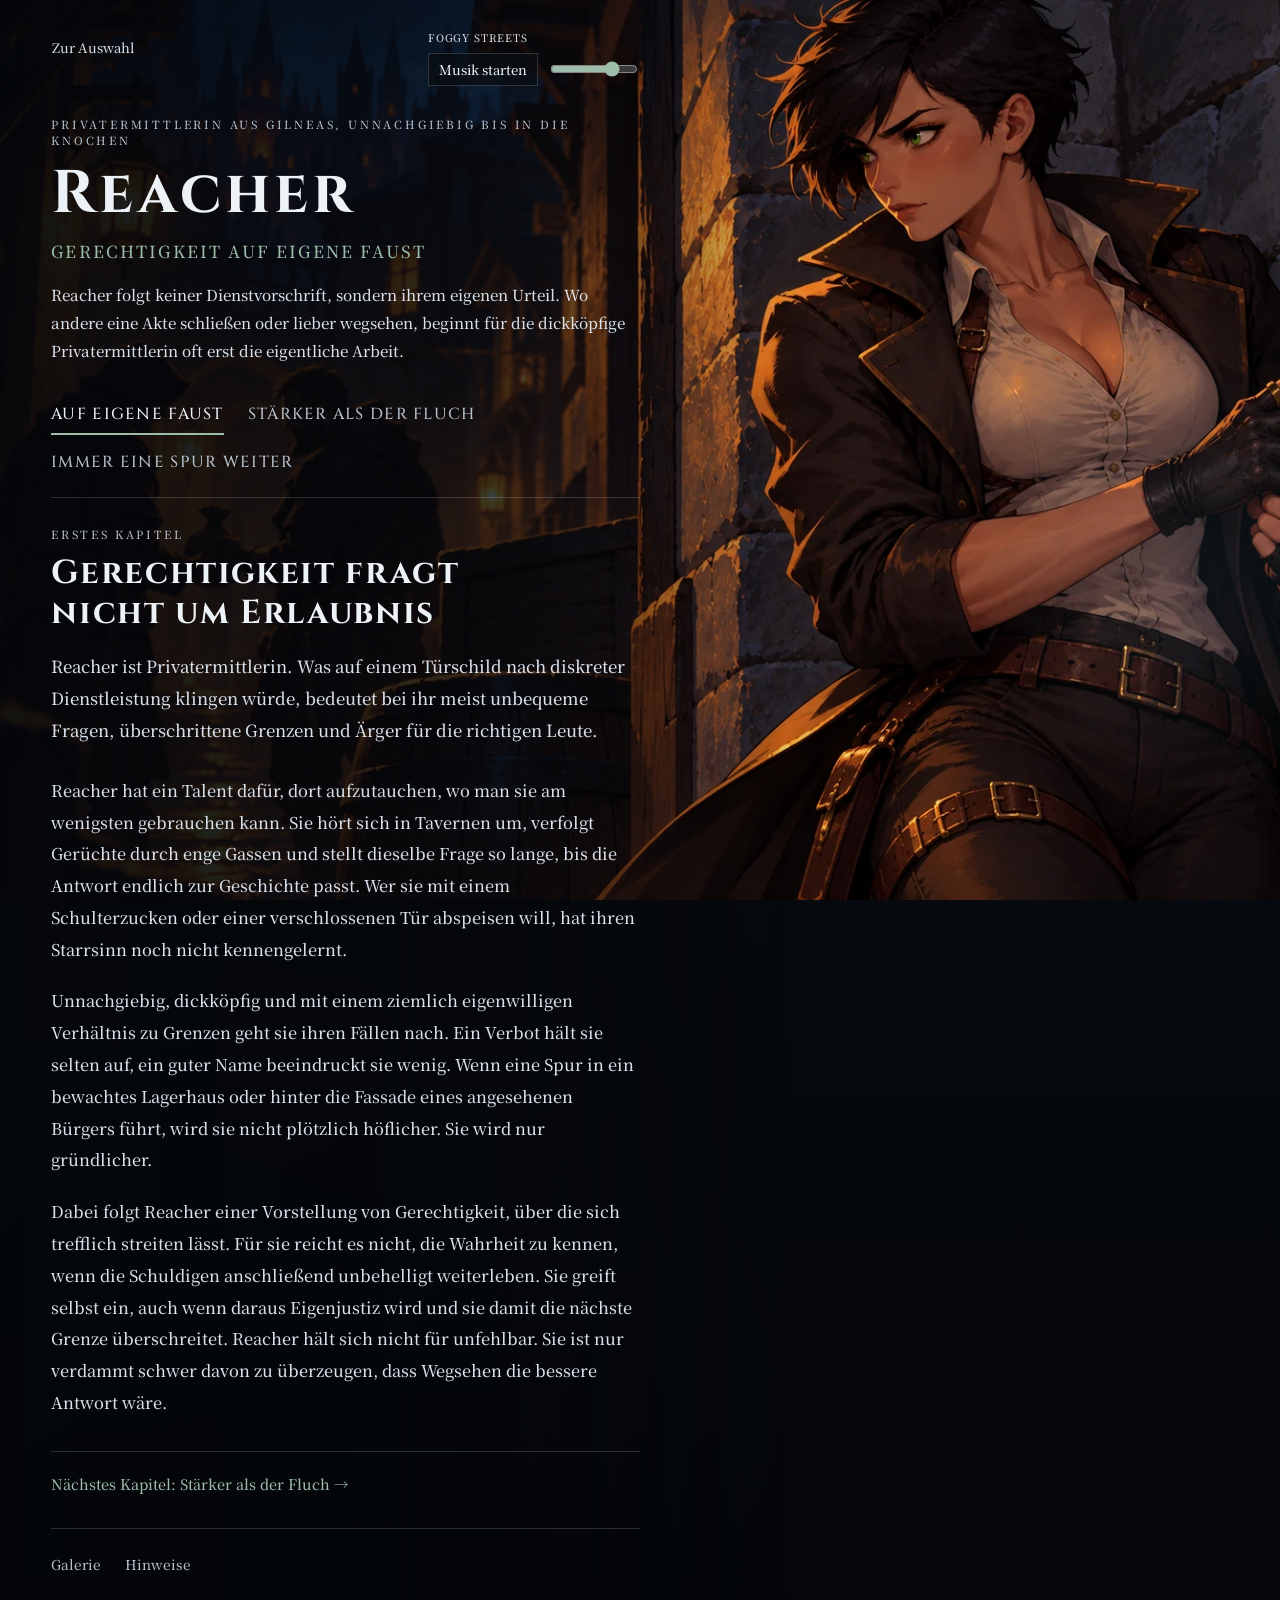
<file: characters/reacher.html>
<!DOCTYPE html>
<html lang="de">
<head>
  <meta charset="UTF-8">
  <meta name="viewport" content="width=device-width, initial-scale=1.0">
  <meta name="theme-color" content="#0a0d12">
  <meta name="description" content="Reacher folgt keiner Dienstvorschrift, sondern ihrem eigenen Urteil. Wo andere eine Akte schließen oder lieber wegsehen, beginnt für die dickköpfige Privatermittlerin oft erst die eigentliche Arbeit.">
  <title>Reacher | Charsheet</title>
  <link rel="stylesheet" href="../css/styles.css">
</head>
<body class="character-body" data-character-page="reacher" data-character="reacher">
  <div class="page-background-layer is-active" id="pageBackgroundPrimary" data-image="../assets/optimized/characters/reacher/reacher_1.webp" style="background-image: linear-gradient(90deg, rgba(4, 6, 10, 0.78) 0%, rgba(4, 6, 10, 0.54) 34%, rgba(4, 6, 10, 0.12) 54%, rgba(4, 6, 10, 0) 70%), url(&quot;../assets/optimized/characters/reacher/reacher_1.webp&quot;)" aria-hidden="true"></div>
  <div class="page-background-layer" id="pageBackgroundSecondary" aria-hidden="true"></div>
  <div class="page-aurora" aria-hidden="true">
    <div class="glow glow-one"></div>
    <div class="glow glow-two"></div>
    <div class="grid-lines"></div>
  </div>
  <div class="character-shell">
    <header class="character-header">
      <div class="header-topbar">
        <a class="back-link" href="../index.html">Zur Auswahl</a>
        <section class="audio-panel hidden audio-panel-compact" id="audioPanel" aria-labelledby="audioPanelTitle">
          <h2 class="sr-only" id="audioPanelTitle">Hintergrundmusik</h2>
          <p class="audio-track" id="audioTrackTitle"></p>
          <div class="audio-row">
            <button id="audioToggle" type="button" aria-pressed="false">Musik starten</button>
            <label class="sr-only" for="volumeSlider">Lautstärke</label>
            <input type="range" id="volumeSlider" min="0" max="1" step="0.01" value="0.75">
          </div>
          <span class="status-text sr-only" id="audioStatus" aria-live="polite">Musik wird erst beim Start geladen.</span>
          <audio id="bgm" loop preload="none"></audio>
        </section>
      </div>
      <p class="eyebrow" id="characterEyebrow">Privatermittlerin aus Gilneas, unnachgiebig bis in die Knochen</p>
      <h1 id="characterTitle">Reacher</h1>
      <p class="character-titleline" id="characterTitleLine">Gerechtigkeit auf eigene Faust</p>
      <p class="subtitle" id="characterSubtitle">Reacher folgt keiner Dienstvorschrift, sondern ihrem eigenen Urteil. Wo andere eine Akte schließen oder lieber wegsehen, beginnt für die dickköpfige Privatermittlerin oft erst die eigentliche Arbeit.</p>
    </header>
    <main class="layout">
      <nav class="menu" aria-label="Kapitel" id="chapterNav">
        <a class="menu-item" href="#prolog" data-section="prolog"><span class="menu-item-label">Auf eigene Faust</span></a>
        <a class="menu-item" href="#second" data-section="second"><span class="menu-item-label">Stärker als der Fluch</span></a>
        <a class="menu-item" href="#third" data-section="third"><span class="menu-item-label">Immer eine Spur weiter</span></a>
      </nav>
      <section class="content-box" aria-label="Geschichte">
        <article class="chapter-section content active" id="prolog" aria-labelledby="prolog-title">
          <p class="content-kicker">Erstes Kapitel</p>
          <h2 id="prolog-title" tabindex="-1">Gerechtigkeit fragt nicht um Erlaubnis</h2>
          <p class="content-lead">Reacher ist Privatermittlerin. Was auf einem Türschild nach diskreter Dienstleistung klingen würde, bedeutet bei ihr meist unbequeme Fragen, überschrittene Grenzen und Ärger für die richtigen Leute.</p>
          <div class="content-body">
            <p>Reacher hat ein Talent dafür, dort aufzutauchen, wo man sie am wenigsten gebrauchen kann. Sie hört sich in Tavernen um, verfolgt Gerüchte durch enge Gassen und stellt dieselbe Frage so lange, bis die Antwort endlich zur Geschichte passt. Wer sie mit einem Schulterzucken oder einer verschlossenen Tür abspeisen will, hat ihren Starrsinn noch nicht kennengelernt.</p>
            <p>Unnachgiebig, dickköpfig und mit einem ziemlich eigenwilligen Verhältnis zu Grenzen geht sie ihren Fällen nach. Ein Verbot hält sie selten auf, ein guter Name beeindruckt sie wenig. Wenn eine Spur in ein bewachtes Lagerhaus oder hinter die Fassade eines angesehenen Bürgers führt, wird sie nicht plötzlich höflicher. Sie wird nur gründlicher.</p>
            <p>Dabei folgt Reacher einer Vorstellung von Gerechtigkeit, über die sich trefflich streiten lässt. Für sie reicht es nicht, die Wahrheit zu kennen, wenn die Schuldigen anschließend unbehelligt weiterleben. Sie greift selbst ein, auch wenn daraus Eigenjustiz wird und sie damit die nächste Grenze überschreitet. Reacher hält sich nicht für unfehlbar. Sie ist nur verdammt schwer davon zu überzeugen, dass Wegsehen die bessere Antwort wäre.</p>
          </div>
          <nav class="chapter-pagination" aria-label="Weiterlesen"><a class="chapter-next" href="#second">Nächstes Kapitel: Stärker als der Fluch <span aria-hidden="true">→</span></a></nav>
        </article>
        <article class="chapter-section content active" id="second" aria-labelledby="second-title">
          <p class="content-kicker">Zweites Kapitel</p>
          <h2 id="second-title" tabindex="-1">Ein Wille, der sich nicht beugt</h2>
          <p class="content-lead">Den Worgenangriff auf Gilneas überlebte Reacher nur knapp. Der Fluch blieb an ihr hängen; die Entscheidung darüber, wer sie sein wollte, gab sie trotzdem nicht aus der Hand.</p>
          <div class="content-body">
            <p>Als die Worgen über Gilneas herfielen, blieb auch Reacher nicht verschont. Zwischen Flucht, Gewalt und dem verzweifelten Versuch, am Leben zu bleiben, wurde sie selbst verflucht. Sie kam davon, doch etwas von jener Nacht blieb unter ihrer Haut zurück: fremder Hunger, ungewohnte Sinne und eine Wildheit, die sich nicht einfach abschütteln ließ.</p>
            <p>Vielleicht war es ausgerechnet ihr Starrsinn, der sie davor bewahrte, sich darin zu verlieren. Reacher hatte schon immer schlecht auf Befehle reagiert, und offenbar machte sie beim eigenen Fluch keine Ausnahme. Die Bestie durfte an ihren Nerven zerren; ihren Namen, ihren Willen und ihre Entscheidungen wollte sie ihr nicht überlassen. Leicht wurde es dadurch nicht. Aber Aufgeben hatte ohnehin nie zu ihren besonderen Fähigkeiten gehört.</p>
            <p>Gilneas musste sie trotzdem verlassen. Als sie wieder bei Kräften war, nahm sie ihr altes Handwerk auf und folgte fortan den Spuren in den Städten der Allianz. Andere Straßen, andere Gesichter, dieselben Ausflüchte. Unter dem Mantel trug sie nun einen Fluch, doch an ihrer Arbeit änderte das wenig: Reacher ermittelte weiter, stellte Fragen und machte sich dort unbeliebt, wo jemand zu lange ungestört geblieben war.</p>
          </div>
          <nav class="chapter-pagination" aria-label="Weiterlesen"><a class="chapter-next" href="#third">Nächstes Kapitel: Immer eine Spur weiter <span aria-hidden="true">→</span></a></nav>
        </article>
        <article class="chapter-section content active" id="third" aria-labelledby="third-title">
          <p class="content-kicker">Drittes Kapitel</p>
          <h2 id="third-title" tabindex="-1">Die nächste Stadt wartet schon</h2>
          <p class="content-lead">Reacher bleibt selten länger, als ihre Arbeit sie an einen Ort bindet. Wenn die Spuren versiegen und die Schuldigen nicht mehr ungestört ihrem Geschäft nachgehen, wird es für sie Zeit, weiterzuziehen.</p>
          <div class="content-body">
            <p>Ein gemietetes Zimmer, ein Platz im Schankraum und ein paar Namen, denen man nachgehen sollte: Viel braucht Reacher nicht, um in einer neuen Stadt anzukommen. Arbeit findet sich meistens dort, wo jemand verschwunden ist, ein Geschäft allzu sauber wirkt oder die Leute beim Reden plötzlich leiser werden. Sie hört zu, setzt die Stücke zusammen und bleibt, bis aus einem Verdacht etwas Greifbares geworden ist.</p>
            <p>Hat sie den Kriminellen vor Ort das Handwerk gelegt und niemand mehr einen Fall für sie, hält sie wenig fest. Reacher sammelt keine Ämter und wartet selten auf Dankesreden. Meistens packt sie ihre Sachen, begleicht, was noch offen ist, und zieht weiter, bevor aus einem vorübergehenden Aufenthalt eine bequeme Gewohnheit wird.</p>
            <p>So führen ihre Wege von Stadt zu Stadt durch die Allianz. Mancherorts ist man erleichtert, wenn sie geht; andernorts merkt man erst danach, dass ihre lästigen Fragen etwas verändert haben. Reacher selbst denkt dann meistens schon an die nächste Spur. Irgendwo wartet immer jemand darauf, dass endlich einer genauer hinsieht. Und irgendwo hofft ein anderer sehr, dass sie diesmal einfach vorbeigeht.</p>
          </div>

        </article>
      </section>
    </main>
    <footer class="footer-actions">
      <button id="jumpToGallery" class="hidden" type="button" aria-haspopup="dialog" aria-controls="galleryOverlay" aria-expanded="false">Galerie</button>
      <button id="openLegal" class="hidden" type="button" aria-haspopup="dialog" aria-controls="legalOverlay" aria-expanded="false">Hinweise</button>
      <noscript><p>Hinweise: Alle Inhalte dieser Website, einschließlich Texte, Gestaltung, Bilder, Audio und Zusammenstellung, gehören dem Urheber dieser Website.</p></noscript>
    </footer>
  </div>
  <div id="legalOverlay" class="dialog-overlay hidden" role="dialog" aria-modal="true" aria-labelledby="legalTitle" aria-hidden="true" tabindex="-1">
    <div class="dialog-card">
      <button class="close-btn" id="closeLegal" type="button" aria-label="Hinweise schließen">&#10005;</button>
      <p class="dialog-kicker">Hinweise</p>
      <h2 id="legalTitle">Rechtliches</h2>
      <p>Alle Inhalte dieser Website, einschließlich Texte, Gestaltung, Bilder, Audio und Zusammenstellung, gehören dem Urheber dieser Website.</p>
    </div>
  </div>
  <div id="galleryOverlay" class="dialog-overlay hidden" role="dialog" aria-modal="true" aria-labelledby="galleryOverlayTitle" aria-hidden="true" tabindex="-1">
    <div class="dialog-card dialog-card-gallery">
      <button id="closeGalleryOverlay" class="close-btn" type="button" aria-label="Galerie schließen">&#10005;</button>
      <p class="dialog-kicker">Galerie</p>
      <h2 id="galleryOverlayTitle">Augenblicke</h2>
      <div id="galleryGrid" class="gallery-grid"></div>
    </div>
  </div>
  <div id="lightboxOverlay" class="dialog-overlay hidden" role="dialog" aria-modal="true" aria-labelledby="lightboxTitle" aria-hidden="true" tabindex="-1">
    <div class="dialog-card dialog-card-lightbox">
      <button id="closeLightboxOverlay" class="close-btn" type="button" aria-label="Bild schließen">&#10005;</button>
      <p class="dialog-kicker">Ansicht</p>
      <h2 id="lightboxTitle">Galeriebild</h2>
      <img id="lightboxImage" class="lightbox-image" alt="">
      <p id="lightboxCaption" class="lightbox-caption"></p>
    </div>
  </div>
  <script src="../js/data/characters/reacher.js"></script>
  <script src="../js/catalog.js"></script>
  <script src="../js/character.js"></script>
</body>
</html>
</file>
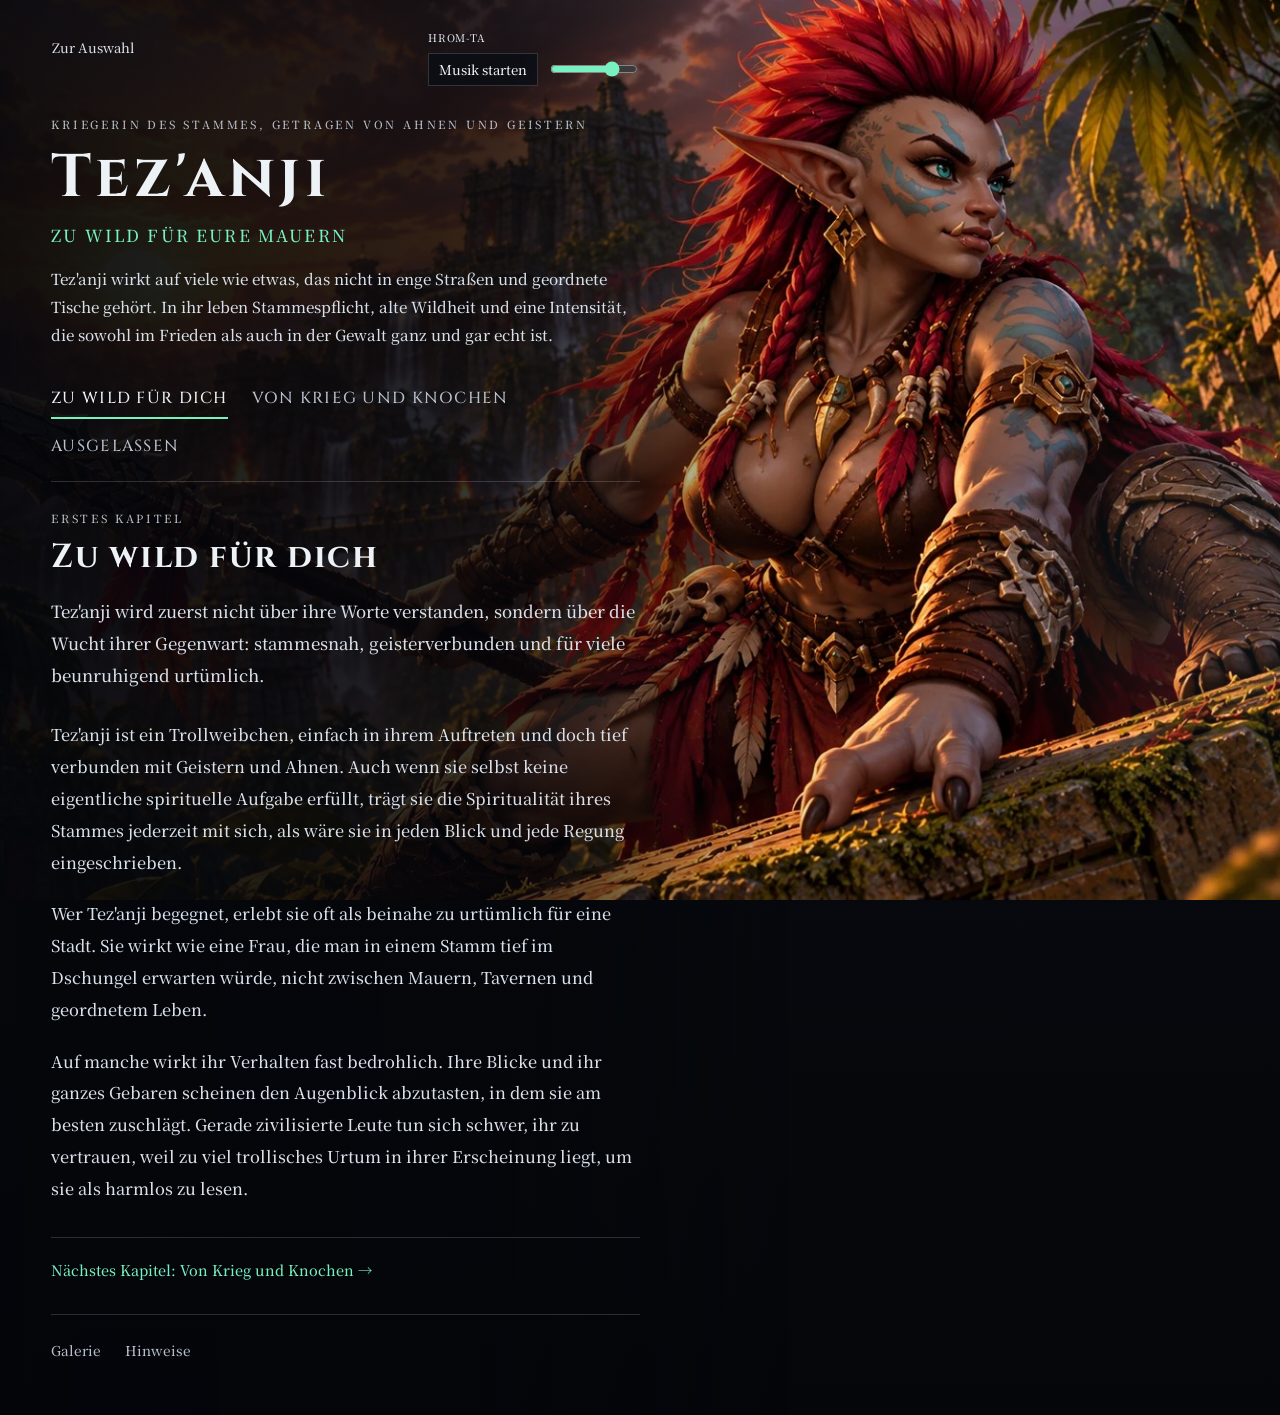
<file: characters/tezanji.html>
<!DOCTYPE html>
<html lang="de">
<head>
  <meta charset="UTF-8">
  <meta name="viewport" content="width=device-width, initial-scale=1.0">
  <meta name="theme-color" content="#0a0d12">
  <meta name="description" content="Tez&#39;anji wirkt auf viele wie etwas, das nicht in enge Straßen und geordnete Tische gehört. In ihr leben Stammespflicht, alte Wildheit und eine Intensität, die sowohl im Frieden als auch in der Gewalt ganz und gar echt ist.">
  <title>Tez&#39;anji | Charsheet</title>
  <link rel="stylesheet" href="../css/styles.css">
</head>
<body class="character-body" data-character-page="tezanji" data-character="tezanji">
  <div class="page-background-layer is-active" id="pageBackgroundPrimary" data-image="../assets/optimized/characters/tezanji/tezanji_1.webp" style="background-image: linear-gradient(90deg, rgba(4, 6, 10, 0.78) 0%, rgba(4, 6, 10, 0.54) 34%, rgba(4, 6, 10, 0.12) 54%, rgba(4, 6, 10, 0) 70%), url(&quot;../assets/optimized/characters/tezanji/tezanji_1.webp&quot;)" aria-hidden="true"></div>
  <div class="page-background-layer" id="pageBackgroundSecondary" aria-hidden="true"></div>
  <div class="page-aurora" aria-hidden="true">
    <div class="glow glow-one"></div>
    <div class="glow glow-two"></div>
    <div class="grid-lines"></div>
  </div>
  <div class="character-shell">
    <header class="character-header">
      <div class="header-topbar">
        <a class="back-link" href="../index.html">Zur Auswahl</a>
        <section class="audio-panel hidden audio-panel-compact" id="audioPanel" aria-labelledby="audioPanelTitle">
          <h2 class="sr-only" id="audioPanelTitle">Hintergrundmusik</h2>
          <p class="audio-track" id="audioTrackTitle"></p>
          <div class="audio-row">
            <button id="audioToggle" type="button" aria-pressed="false">Musik starten</button>
            <label class="sr-only" for="volumeSlider">Lautstärke</label>
            <input type="range" id="volumeSlider" min="0" max="1" step="0.01" value="0.75">
          </div>
          <span class="status-text sr-only" id="audioStatus" aria-live="polite">Musik wird erst beim Start geladen.</span>
          <audio id="bgm" loop preload="none"></audio>
        </section>
      </div>
      <p class="eyebrow" id="characterEyebrow">Kriegerin des Stammes, getragen von Ahnen und Geistern</p>
      <h1 id="characterTitle">Tez&#39;anji</h1>
      <p class="character-titleline" id="characterTitleLine">Zu wild für eure Mauern</p>
      <p class="subtitle" id="characterSubtitle">Tez&#39;anji wirkt auf viele wie etwas, das nicht in enge Straßen und geordnete Tische gehört. In ihr leben Stammespflicht, alte Wildheit und eine Intensität, die sowohl im Frieden als auch in der Gewalt ganz und gar echt ist.</p>
    </header>
    <main class="layout">
      <nav class="menu" aria-label="Kapitel" id="chapterNav">
        <a class="menu-item" href="#prolog" data-section="prolog"><span class="menu-item-label">Zu wild für dich</span></a>
        <a class="menu-item" href="#second" data-section="second"><span class="menu-item-label">Von Krieg und Knochen</span></a>
        <a class="menu-item" href="#third" data-section="third"><span class="menu-item-label">Ausgelassen</span></a>
      </nav>
      <section class="content-box" aria-label="Geschichte">
        <article class="chapter-section content active" id="prolog" aria-labelledby="prolog-title">
          <p class="content-kicker">Erstes Kapitel</p>
          <h2 id="prolog-title" tabindex="-1">Zu wild für dich</h2>
          <p class="content-lead">Tez&#39;anji wird zuerst nicht über ihre Worte verstanden, sondern über die Wucht ihrer Gegenwart: stammesnah, geisterverbunden und für viele beunruhigend urtümlich.</p>
          <div class="content-body">
            <p>Tez&#39;anji ist ein Trollweibchen, einfach in ihrem Auftreten und doch tief verbunden mit Geistern und Ahnen. Auch wenn sie selbst keine eigentliche spirituelle Aufgabe erfüllt, trägt sie die Spiritualität ihres Stammes jederzeit mit sich, als wäre sie in jeden Blick und jede Regung eingeschrieben.</p>
            <p>Wer Tez&#39;anji begegnet, erlebt sie oft als beinahe zu urtümlich für eine Stadt. Sie wirkt wie eine Frau, die man in einem Stamm tief im Dschungel erwarten würde, nicht zwischen Mauern, Tavernen und geordnetem Leben.</p>
            <p>Auf manche wirkt ihr Verhalten fast bedrohlich. Ihre Blicke und ihr ganzes Gebaren scheinen den Augenblick abzutasten, in dem sie am besten zuschlägt. Gerade zivilisierte Leute tun sich schwer, ihr zu vertrauen, weil zu viel trollisches Urtum in ihrer Erscheinung liegt, um sie als harmlos zu lesen.</p>
          </div>
          <nav class="chapter-pagination" aria-label="Weiterlesen"><a class="chapter-next" href="#second">Nächstes Kapitel: Von Krieg und Knochen <span aria-hidden="true">→</span></a></nav>
        </article>
        <article class="chapter-section content active" id="second" aria-labelledby="second-title">
          <p class="content-kicker">Zweites Kapitel</p>
          <h2 id="second-title" tabindex="-1">Von Krieg und Knochen</h2>
          <p class="content-lead">Tez&#39;anji diente nicht halbherzig. Was dem Stamm, den Ahnen und den Geistern nützte, wurde getan, auch wenn es sie für andere skrupellos erscheinen ließ.</p>
          <div class="content-body">
            <p>Tez&#39;anji war eine Kriegerin ihres Stammes, skrupellos in der Ausführung und vollständig ihrem Stamm, den Ahnen und den Geistern ergeben. Was man ihr befahl, wurde getan, wenn es dem Wohl des Stammes diente und den Geistern gefiel.</p>
            <p>Noch heute hat sie Anwandlungen, die sie unnötig grob erscheinen lassen. Gewalt anzuwenden hat für sie nichts mit fehlender Zivilisiertheit zu tun, sondern mit einer Welt, in der Körperlichkeit, Warnung und Konsequenz oft dicht beieinander liegen.</p>
            <p>Das kann der viel zu feste, kumpelhafte Schlag gegen eine Schulter sein. Es kann der Rempler im Gasthaus sein, der schon gereicht hat, damit sie dich verprügelt. Und es kann die Begegnung im Dunkel der Nacht sein, weil du jemandem geschadet hast, der ihr nahe steht. Dann ist es fraglich, ob du die Gasse in einem Stück wieder verlässt.</p>
          </div>
          <nav class="chapter-pagination" aria-label="Weiterlesen"><a class="chapter-next" href="#third">Nächstes Kapitel: Ausgelassen <span aria-hidden="true">→</span></a></nav>
        </article>
        <article class="chapter-section content active" id="third" aria-labelledby="third-title">
          <p class="content-kicker">Drittes Kapitel</p>
          <h2 id="third-title" tabindex="-1">Ausgelassen</h2>
          <p class="content-lead">So entschlossen Tez&#39;anji im Kampf ist, so aufrichtig kann sie sich für Frieden, Vertrauen und rauschhafte Nähe entscheiden, wenn man zu den Ihren gehört.</p>
          <div class="content-body">
            <p>Trotz all ihres kriegerischen Wesens ist Tez&#39;anji fähig, friedlich mit jenen zusammenzuleben, die sie einst zu töten befohlen bekommen hätte. Sie zieht den Frieden der Schlacht vor, wenn man ihn ihr ehrlich lässt.</p>
            <p>Wer sie wirklich kennt und ihr Vertrauen genießt, wird mit ihr Abende und Gelage erleben, die man ein Leben lang nicht vergisst. In solchen Augenblicken zeigt sich, dass ihre Intensität nicht nur im Kampf lebt, sondern auch in Freude, Gemeinschaft und Hingabe.</p>
            <p>Genau so heftig, wie Tez&#39;anji kämpft, wütet und fühlt, genau so glühend ist auch ihre Leidenschaft. Bei ihr gibt es wenig Halbheiten, weder in der Gewalt noch im Frieden.</p>
          </div>

        </article>
      </section>
    </main>
    <footer class="footer-actions">
      <button id="jumpToGallery" class="hidden" type="button" aria-haspopup="dialog" aria-controls="galleryOverlay" aria-expanded="false">Galerie</button>
      <button id="openLegal" class="hidden" type="button" aria-haspopup="dialog" aria-controls="legalOverlay" aria-expanded="false">Hinweise</button>
      <noscript><p>Hinweise: Alle Inhalte dieser Website, einschließlich Texte, Gestaltung, Bilder, Audio und Zusammenstellung, gehören dem Urheber dieser Website.</p></noscript>
    </footer>
  </div>
  <div id="legalOverlay" class="dialog-overlay hidden" role="dialog" aria-modal="true" aria-labelledby="legalTitle" aria-hidden="true" tabindex="-1">
    <div class="dialog-card">
      <button class="close-btn" id="closeLegal" type="button" aria-label="Hinweise schließen">&#10005;</button>
      <p class="dialog-kicker">Hinweise</p>
      <h2 id="legalTitle">Rechtliches</h2>
      <p>Alle Inhalte dieser Website, einschließlich Texte, Gestaltung, Bilder, Audio und Zusammenstellung, gehören dem Urheber dieser Website.</p>
    </div>
  </div>
  <div id="galleryOverlay" class="dialog-overlay hidden" role="dialog" aria-modal="true" aria-labelledby="galleryOverlayTitle" aria-hidden="true" tabindex="-1">
    <div class="dialog-card dialog-card-gallery">
      <button id="closeGalleryOverlay" class="close-btn" type="button" aria-label="Galerie schließen">&#10005;</button>
      <p class="dialog-kicker">Galerie</p>
      <h2 id="galleryOverlayTitle">Augenblicke</h2>
      <div id="galleryGrid" class="gallery-grid"></div>
    </div>
  </div>
  <div id="lightboxOverlay" class="dialog-overlay hidden" role="dialog" aria-modal="true" aria-labelledby="lightboxTitle" aria-hidden="true" tabindex="-1">
    <div class="dialog-card dialog-card-lightbox">
      <button id="closeLightboxOverlay" class="close-btn" type="button" aria-label="Bild schließen">&#10005;</button>
      <p class="dialog-kicker">Ansicht</p>
      <h2 id="lightboxTitle">Galeriebild</h2>
      <img id="lightboxImage" class="lightbox-image" alt="">
      <p id="lightboxCaption" class="lightbox-caption"></p>
    </div>
  </div>
  <script src="../js/data/characters/tezanji.js"></script>
  <script src="../js/catalog.js"></script>
  <script src="../js/character.js"></script>
</body>
</html>
</file>
<file: css/styles.css>
@font-face {
  font-family: "Cinzel";
  src: url("../assets/optimized/fonts/Cinzel-500.woff2") format("woff2");
  font-style: normal;
  font-weight: 500;
  font-display: swap;
}

@font-face {
  font-family: "Cinzel";
  src: url("../assets/optimized/fonts/Cinzel-700.woff2") format("woff2");
  font-style: normal;
  font-weight: 700;
  font-display: swap;
}

@font-face {
  font-family: "Noto Serif JP";
  src: url("../assets/optimized/fonts/NotoSerifJP-300.woff2") format("woff2");
  font-style: normal;
  font-weight: 300;
  font-display: swap;
}

@font-face {
  font-family: "Noto Serif JP";
  src: url("../assets/optimized/fonts/NotoSerifJP-500.woff2") format("woff2");
  font-style: normal;
  font-weight: 500;
  font-display: swap;
}

:root {
  --bg: #0a0d12;
  --bg-deep: #04060a;
  --text: #edf2f7;
  --muted: #b7bfca;
  --muted-strong: #d9e0ea;
  --border: rgba(220, 228, 238, 0.18);
  --accent: #8dd7ff;
  --accent-strong: rgba(141, 215, 255, 0.44);
  --title-font: "Cinzel", serif;
  --body-font: "Noto Serif JP", serif;
}

* { box-sizing: border-box; }
html { scroll-behavior: smooth; }
body {
  margin: 0;
  min-height: 100vh;
  overflow-x: hidden;
  color: var(--text);
  font-family: var(--body-font);
  background: radial-gradient(circle at top, rgba(255,255,255,.08), transparent 24%), linear-gradient(180deg, var(--bg), var(--bg-deep));
}
body[data-character="aeva"] { --accent: #8dd7ff; }
body[data-character="astrea"] { --accent: #c8d6ff; }
body[data-character="beatrix"] { --accent: #f2b36f; }
body[data-character="brixxli"] { --accent: #9d8cff; }
body[data-character="tezanji"] { --accent: #78f0c0; }
body[data-character="demetria"] { --accent: #d5a4ff; }
body[data-character="reacher"] { --accent: #9dbca9; }
.hidden { display: none !important; }
.sr-only { position: absolute; width: 1px; height: 1px; padding: 0; margin: -1px; overflow: hidden; clip: rect(0, 0, 0, 0); white-space: nowrap; border: 0; }
.eyebrow, .content-kicker { color: var(--muted); font-size: .78rem; letter-spacing: .34em; text-transform: uppercase; }
.landing-shell, .character-shell { position: relative; z-index: 1; }
.landing-shell { width: min(1240px, calc(100% - 48px)); margin: 0 auto; padding: 32px 0; }
.fallback-list { display: grid; grid-template-columns: repeat(auto-fit, minmax(220px, 1fr)); gap: 14px; margin-top: 0; }
.fallback-card { display: flex; flex-direction: column; gap: 6px; padding: 18px 20px; border: 1px solid rgba(220,228,238,.14); background: rgba(8,12,18,.46); color: var(--text); text-decoration: none; box-shadow: 0 12px 34px rgba(0,0,0,.16); }
.fallback-card:hover, .fallback-card:focus-visible { border-color: var(--accent-strong); outline: none; }
.fallback-name { font-family: var(--title-font); font-size: 1.2rem; letter-spacing: .08em; text-transform: uppercase; }
.fallback-detail, .fallback-hint { color: var(--muted-strong); line-height: 1.7; }
body.js-enhanced .fallback-list { display: none; }
.landing-body.js-enhanced { background: var(--bg-deep); }
.landing-body.js-enhanced .landing-shell { width: 100%; padding: 0; }
.character-header h1 { margin: 14px 0 0; font-family: var(--title-font); font-size: clamp(3rem, 6vw, 5.4rem); line-height: .94; letter-spacing: .07em; }
.subtitle { max-width: 46rem; margin-top: 20px; color: var(--muted-strong); line-height: 1.88; }
.card-grid { --selection-gutter: clamp(12px, 1.7vw, 40px); display: flex; min-height: max(100svh, 35rem); }
.card-grid:empty { display: none; }
.gallery-section-header h2, .content h2 { margin: 14px 0 0; font-family: var(--title-font); letter-spacing: .05em; }
.selection-panel { --accent: var(--panel-accent); --image-closed: 50% center; --image-open: 50% center; position: relative; flex: 1 1 0; min-width: 0; container-type: inline-size; overflow: hidden; border-right: 1px solid rgba(220,228,238,.18); transition: flex-grow 320ms ease; }
.selection-panel:last-child { border-right: 0; }
.selection-panel[data-character="aeva"] { --image-closed: 40% center; --image-open: 72% center; }
.selection-panel[data-character="astrea"] { --image-closed: 52% center; --image-open: 50% center; }
.selection-panel[data-character="beatrix"] { --image-closed: 50% center; --image-open: 48% center; }
.selection-panel[data-character="tezanji"] { --image-closed: 51% center; --image-open: 48% center; }
.selection-panel[data-character="demetria"] { --image-closed: 55% top; --image-open: 50% top; }
.selection-panel[data-character="reacher"] { --image-closed: 52% center; --image-open: 52% center; }
.selection-panel.is-active { flex-grow: var(--selection-expanded-grow, 4); }
.selection-link { position: relative; display: flex; min-height: 100%; height: 100%; align-items: flex-end; padding: 36px var(--selection-gutter); text-decoration: none; color: var(--text); isolation: isolate; }
.selection-link::after { content: ""; position: absolute; inset: auto 0 0; height: 3px; background: var(--panel-accent); opacity: .28; transition: opacity 200ms ease; }
.selection-panel.is-active .selection-link::after { opacity: .9; }
.selection-media, .selection-overlay { position: absolute; inset: 0; pointer-events: none; }
.selection-media { z-index: -3; background-position: var(--image-closed); background-repeat: no-repeat; background-size: cover; transition: background-position 320ms ease; }
.selection-media.is-placeholder { background: radial-gradient(circle at 50% 20%, color-mix(in srgb, var(--panel-accent) 40%, transparent), transparent 34%), linear-gradient(180deg, rgba(8,12,18,.72), rgba(5,7,10,.98)); }
.selection-panel.is-active .selection-media { background-position: var(--image-open); }
.selection-overlay { z-index: -2; background: linear-gradient(0deg, rgba(4,6,10,.94), rgba(4,6,10,.48) 18%, rgba(4,6,10,.06) 38%, transparent 60%); }
.selection-panel.is-active .selection-overlay { background: linear-gradient(0deg, rgba(4,6,10,.96), rgba(4,6,10,.68) 20%, rgba(4,6,10,.12) 48%, transparent 68%); }
.selection-copy { width: 100%; text-align: left; }
.selection-name { margin: 0; font-family: var(--title-font); font-size: clamp(.65rem, calc(8cqw + 4px), 3.75rem); font-weight: 500; line-height: 1.15; letter-spacing: .035em; text-transform: uppercase; white-space: nowrap; text-shadow: 0 2px 18px rgba(0,0,0,.7); }
.selection-details { display: grid; grid-template-rows: 0fr; width: min(26rem, calc(50vw - var(--selection-gutter) * 2 - 4px)); opacity: 0; visibility: hidden; transition: grid-template-rows 260ms ease, opacity 180ms ease, visibility 260ms; }
.selection-details-inner { min-height: 0; overflow: hidden; display: flex; flex-direction: column; align-items: flex-start; gap: 12px; }
.selection-panel.is-active .selection-details { grid-template-rows: 1fr; opacity: 1; visibility: visible; }
.selection-titleline { margin: 16px 0 0; color: var(--accent); font-size: .8rem; line-height: 1.7; letter-spacing: .13em; text-transform: uppercase; }
.selection-note { margin: 0; max-width: 30ch; color: var(--muted-strong); font-size: .95rem; line-height: 1.8; }
.selection-chapters { margin: 0; color: var(--muted); font-size: .7rem; line-height: 1.7; letter-spacing: .12em; text-transform: uppercase; }
.selection-cta { display: inline-flex; margin: 4px 0 2px; padding: 10px 0 6px; border-bottom: 1px solid color-mix(in srgb, var(--panel-accent) 65%, transparent); letter-spacing: .12em; text-transform: uppercase; font-size: .75rem; line-height: 1.6; transition: border-color 180ms ease; }
.selection-link:focus-visible { outline: 2px solid var(--panel-accent); outline-offset: -5px; }
.selection-link:hover .selection-cta, .selection-link:focus-visible .selection-cta { border-color: var(--text); }
.card-link, .back-link, .audio-row button, .menu-item { font: inherit; }
.card-link, .back-link, .audio-row button { display: inline-flex; align-items: center; justify-content: center; padding: 10px 16px; border: 1px solid var(--border); color: var(--text); background: rgba(10,14,20,.78); text-decoration: none; cursor: pointer; }
.card-link:hover, .back-link:hover, .audio-row button:hover, .menu-item:hover, .menu-item.active { border-color: var(--accent-strong); }
.audio-row button:disabled, #volumeSlider:disabled { opacity: .45; cursor: not-allowed; }
.page-background-layer { position: fixed; inset: 0; z-index: -3; opacity: 0; background-position: center center; background-repeat: no-repeat; background-size: cover; transition: opacity 480ms ease; }
body[data-character="aeva"] .page-background-layer[data-image$="aeva_3.webp"] { background-position: center, right center; }
.page-background-layer.is-active { opacity: 1; }
body[data-character="reacher"] .page-background-layer[data-image$="reacher_3.webp"] { background-position: center, calc(50% + 30vw) center; mask-image: linear-gradient(90deg, transparent 30%, #000 50%); }
.page-aurora { position: fixed; inset: 0; overflow: hidden; pointer-events: none; z-index: -2; }
.glow { position: absolute; border-radius: 50%; filter: blur(30px); opacity: .24; }
.glow-one { top: 8%; left: -8%; width: min(34vw, 360px); height: min(34vw, 360px); background: radial-gradient(circle, rgba(255,255,255,.08), transparent 70%); }
.glow-two { right: -12%; bottom: 10%; width: min(42vw, 460px); height: min(42vw, 460px); background: radial-gradient(circle, var(--accent-strong), transparent 74%); }
.grid-lines { position: absolute; inset: 0; background-image: linear-gradient(rgba(255,255,255,.02) 1px, transparent 1px), linear-gradient(90deg, rgba(255,255,255,.016) 1px, transparent 1px); background-size: 100% 160px, 160px 100%; mask-image: linear-gradient(180deg, transparent, rgba(0,0,0,.35), transparent); opacity: .08; }
.character-shell { --reading-width: clamp(380px, 46vw, 640px); --reading-gutter: clamp(24px, 4vw, 76px); width: min(100%, calc(var(--reading-width) + var(--reading-gutter) * 2)); min-height: 100vh; padding: 30px var(--reading-gutter) 48px; isolation: isolate; }
.character-shell::before { content: ""; position: absolute; inset: 0 -96px 0 0; z-index: -1; pointer-events: none; background: linear-gradient(90deg, rgba(4,6,10,.72), rgba(4,6,10,.6) 64%, rgba(4,6,10,.32) 82%, transparent); }
.character-header, .layout, .footer-actions { width: 100%; margin: 0; }
.character-header { padding: 0; }
.header-topbar { display: flex; flex-wrap: wrap; align-items: flex-start; justify-content: space-between; gap: 16px 24px; margin-bottom: 30px; }
.back-link { margin-bottom: 0; padding: 7px 0; border-color: transparent; background: transparent; color: var(--muted-strong); font-size: .82rem; }
.back-link:hover { color: var(--text); border-color: transparent; text-decoration: underline; text-underline-offset: 5px; }
.character-header .eyebrow { margin: 0 0 14px; font-size: .7rem; letter-spacing: .25em; }
.character-header h1 { margin: 0; font-size: clamp(2.6rem, 4.7vw, 4.5rem); line-height: 1.05; overflow-wrap: anywhere; }
.character-titleline { margin: 12px 0 0; color: var(--accent); font-size: clamp(.95rem, 1.3vw, 1.15rem); line-height: 1.7; letter-spacing: .13em; text-transform: uppercase; }
.character-header .subtitle { margin: 16px 0 0; font-size: .95rem; line-height: 1.85; }
.layout { display: grid; grid-template-columns: minmax(0, 1fr); gap: 28px; align-items: start; padding: 30px 0 0; }
.menu { display: flex; flex-wrap: wrap; align-items: baseline; gap: 8px 24px; padding: 0 0 14px; border-bottom: 1px solid var(--border); }
.menu-item { display: inline-block; max-width: 100%; padding: 8px 0; border: 0; border-bottom: 2px solid transparent; background: transparent; color: var(--muted); text-align: left; text-decoration: none; cursor: pointer; transition: color 180ms ease, border-color 180ms ease; }
.menu-item:hover { color: var(--text); }
.menu-item.active, .menu-item[aria-current="page"] { color: var(--text); border-bottom-color: var(--accent); background: transparent; }
.menu-item-label { display: block; font-family: var(--title-font); text-transform: uppercase; letter-spacing: .08em; }
.menu-item-subtitle { display: none; }
.chapter-progress { flex-basis: 100%; margin: 2px 0 0; color: var(--muted); font-size: .75rem; line-height: 1.6; }
.content-box { min-width: 0; padding: 0; }
.chapter-section { scroll-margin-top: 28px; overflow-wrap: break-word; }
body:not(.js-enhanced) .chapter-section + .chapter-section { margin-top: 48px; padding-top: 32px; border-top: 1px solid var(--border); }
.content { opacity: 1; transform: translateY(0); transition: opacity 280ms ease, transform 380ms ease; }
.character-shell.is-transitioning .content { opacity: .72; transform: translateY(8px); }
.content-kicker { margin: 0 0 12px; font-size: .7rem; letter-spacing: .24em; }
.content h2 { max-width: 22ch; margin: 0; font-size: clamp(1.85rem, 2.6vw, 2.65rem); line-height: 1.18; }
.content-lead { margin: 18px 0 28px; color: var(--muted-strong); font-size: 1.05rem; line-height: 1.9; }
.content-body p { margin: 0 0 20px; color: var(--muted-strong); line-height: 1.95; font-size: 1.02rem; }
.chapter-pagination { display: flex; flex-wrap: wrap; gap: 12px 24px; margin-top: 32px; padding-top: 20px; border-top: 1px solid var(--border); }
.chapter-pagination a { color: var(--accent); text-decoration: none; line-height: 1.7; font-size: .9rem; }
.chapter-pagination a:hover { text-decoration: underline; text-underline-offset: 5px; }
.character-shell a:focus-visible, .character-shell button:focus-visible, #volumeSlider:focus-visible { outline: 2px solid var(--accent); outline-offset: 5px; }
.gallery-grid { display: grid; grid-template-columns: repeat(auto-fit, minmax(min(280px, 100%), 1fr)); gap: 22px; }
.gallery-card { overflow: hidden; border: 0; background: rgba(255,255,255,.02); }
.gallery-trigger { display: block; width: 100%; padding: 0; border: 0; background: transparent; cursor: zoom-in; }
.gallery-trigger:focus-visible { outline: 1px solid var(--accent); outline-offset: 4px; }
.gallery-image { display: block; width: 100%; aspect-ratio: 5/6; object-fit: cover; }
body[data-character="aeva"] .gallery-image { object-position: 80% center; }
body[data-character="aeva"] .gallery-image[src$="aeva_3.thumb.webp"] { object-position: right center; }
body[data-character="demetria"] .gallery-image[src$="demetria_prolog.thumb.webp"] { object-position: 80% center; }
body[data-character="reacher"] .gallery-image[src$="reacher_1.thumb.webp"] { object-position: 80% center; }
body[data-character="reacher"] .gallery-image[src$="reacher_2.thumb.webp"] { object-position: 80% center; }
.gallery-meta { padding: 12px 2px 4px; }
.gallery-title { color: var(--text); font-family: var(--title-font); font-size: .96rem; letter-spacing: .06em; text-transform: uppercase; }
.gallery-caption, .gallery-empty, .status-text { color: var(--muted); line-height: 1.7; }
.gallery-empty { padding: 22px; border: 1px dashed var(--border); background: rgba(255,255,255,.03); }
.audio-panel { max-width: 100%; border: 0; background: transparent; }
.audio-panel .eyebrow { margin: 0 0 8px; }
.audio-panel-title { margin: 0 0 10px; font-family: var(--title-font); letter-spacing: .05em; font-size: 1rem; }
.audio-track { margin: 0 0 10px; color: var(--muted-strong); font-size: .82rem; letter-spacing: .08em; text-transform: uppercase; }
.audio-row { display: flex; align-items: center; gap: 14px; margin: 0 0 12px; }
.volume-label { display: inline-block; margin-bottom: 6px; color: var(--muted); font-size: .84rem; }
#volumeSlider { width: 100%; }
.audio-panel-compact { width: auto; margin: 0; padding: 0; min-width: 0; }
.audio-panel-compact .audio-row { flex-wrap: wrap; gap: 10px; margin: 0; }
.audio-panel-compact .audio-track { margin: 0 0 6px; max-width: 220px; font-size: .65rem; line-height: 1.6; }
.audio-panel-compact #audioToggle { padding: 6px 10px; font-size: .82rem; }
.audio-panel-compact #volumeSlider { width: 88px; max-width: 100%; accent-color: var(--accent); }
.audio-panel-compact .status-text:not(.sr-only) { display: block; margin-top: 8px; font-size: .78rem; }
.footer-actions { display: flex; flex-wrap: wrap; justify-content: flex-start; gap: 12px 24px; margin-top: 32px; padding-top: 18px; border-top: 1px solid var(--border); }
.footer-actions button { font: inherit; display: inline-flex; align-items: center; justify-content: center; padding: 7px 0; border: 0; color: var(--muted); background: transparent; font-size: .85rem; cursor: pointer; }
.footer-actions button:hover { color: var(--text); text-decoration: underline; text-underline-offset: 5px; }
.dialog-overlay { position: fixed; inset: 0; display: grid; place-items: center; padding: 20px; background: rgba(2, 4, 8, .76); backdrop-filter: blur(8px); z-index: 30; }
.dialog-card { position: relative; width: min(760px, 100%); max-height: min(90vh, 920px); overflow: auto; padding: 28px; border: 1px solid var(--border); background: linear-gradient(180deg, rgba(255,255,255,.05), transparent 24%), rgba(8,12,18,.94); box-shadow: 0 28px 80px rgba(0,0,0,.44); }
.dialog-card-gallery, .dialog-card-lightbox { width: min(1040px, 100%); }
.dialog-card-consent { width: min(520px, 100%); }
.dialog-kicker { margin: 0 0 8px; color: var(--muted); letter-spacing: .24em; text-transform: uppercase; font-size: .76rem; }
.close-btn { position: absolute; top: 12px; right: 12px; width: 40px; height: 40px; border: 1px solid var(--border); background: rgba(255,255,255,.04); color: var(--text); cursor: pointer; }
.close-btn:hover, .close-btn:focus-visible { border-color: var(--accent-strong); outline: none; }
.lightbox-image { display: block; width: 100%; max-height: 70vh; object-fit: contain; margin-top: 18px; }
.lightbox-caption { color: var(--muted-strong); line-height: 1.8; margin-top: 14px; }
.consent-actions { display: flex; gap: 12px; margin-top: 20px; }
.consent-actions button { font: inherit; padding: 10px 16px; border: 1px solid var(--border); background: rgba(255,255,255,.04); color: var(--text); cursor: pointer; }
.consent-actions button:hover, .consent-actions button:focus-visible { border-color: var(--accent-strong); outline: none; }
body.modal-open { overflow: hidden; }
.audio-panel.is-error { border-color: rgba(204, 109, 109, .58); }
@media (prefers-reduced-motion: reduce) {
  html { scroll-behavior: auto; }
  *, *::before, *::after { animation-duration: .01ms !important; animation-iteration-count: 1 !important; transition-duration: .01ms !important; }
}
@media (max-width: 640px) { .dialog-card { padding: 22px; } }
</file>
